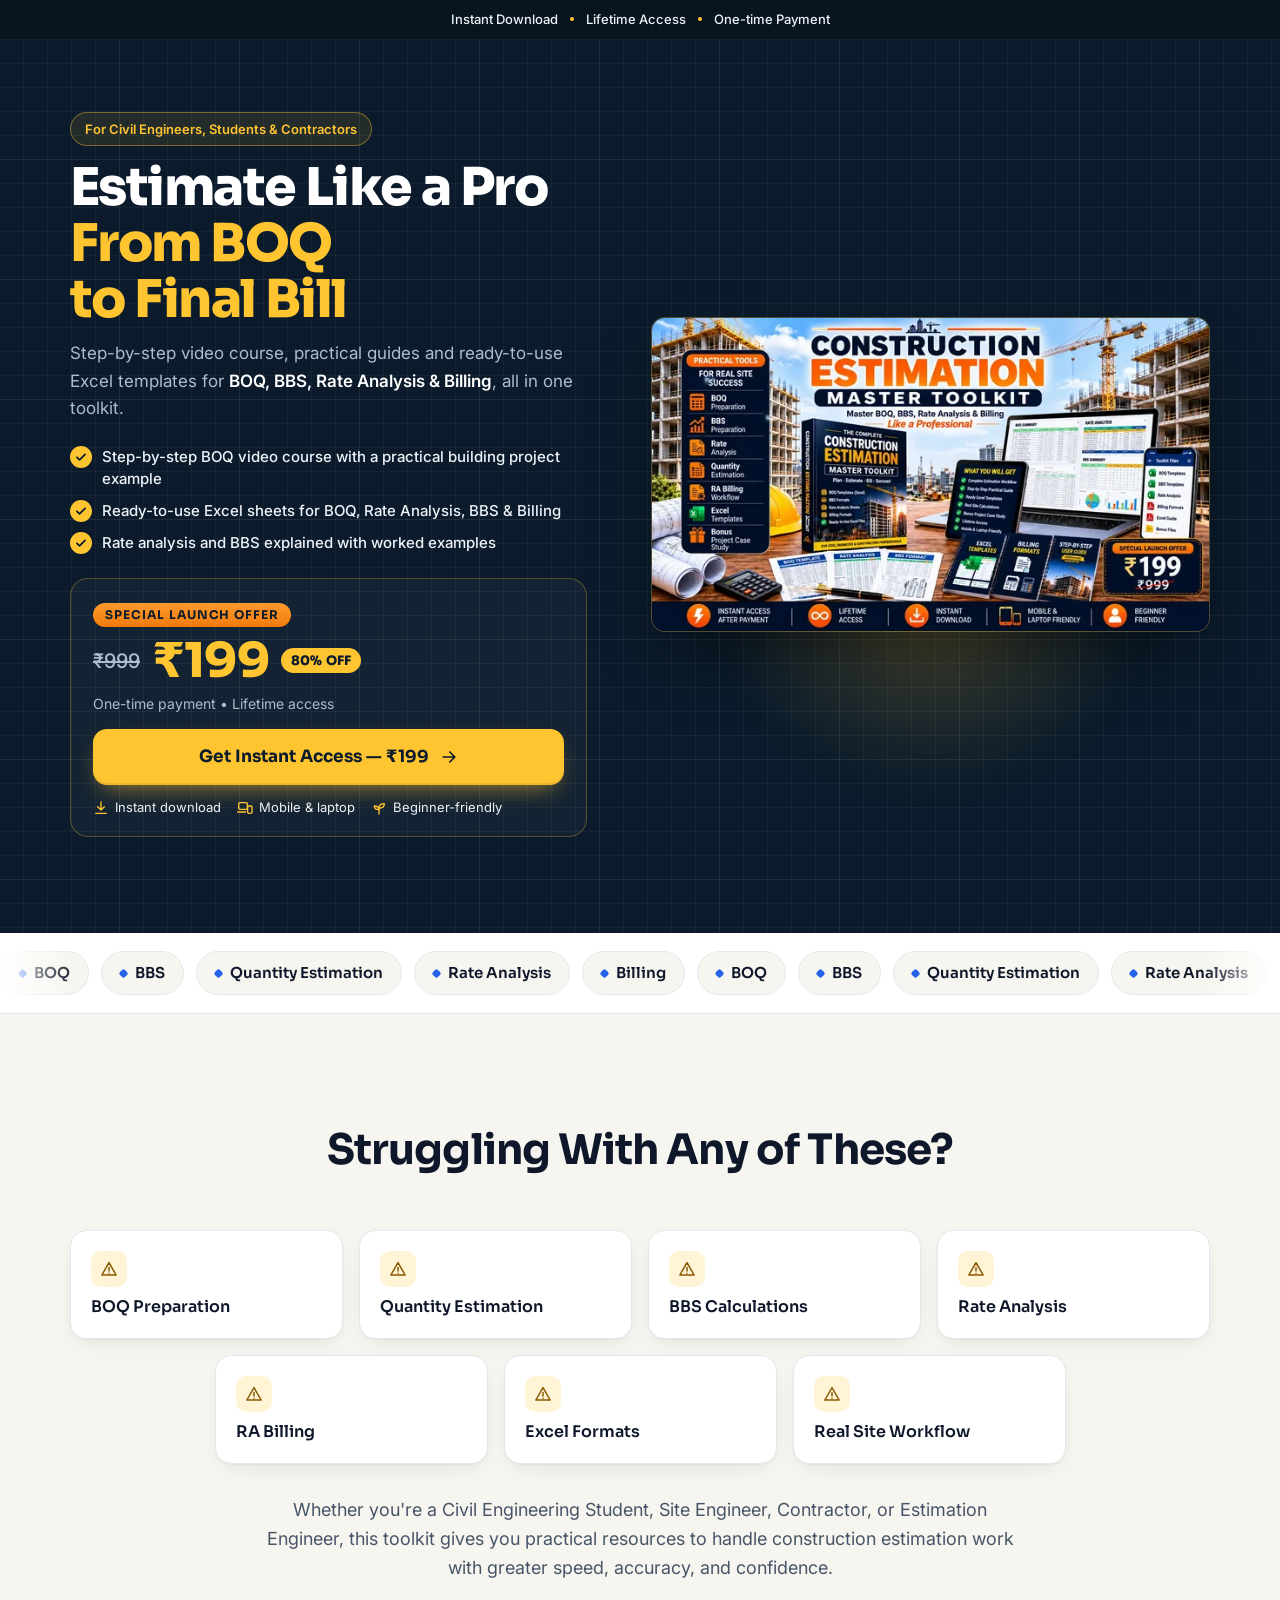
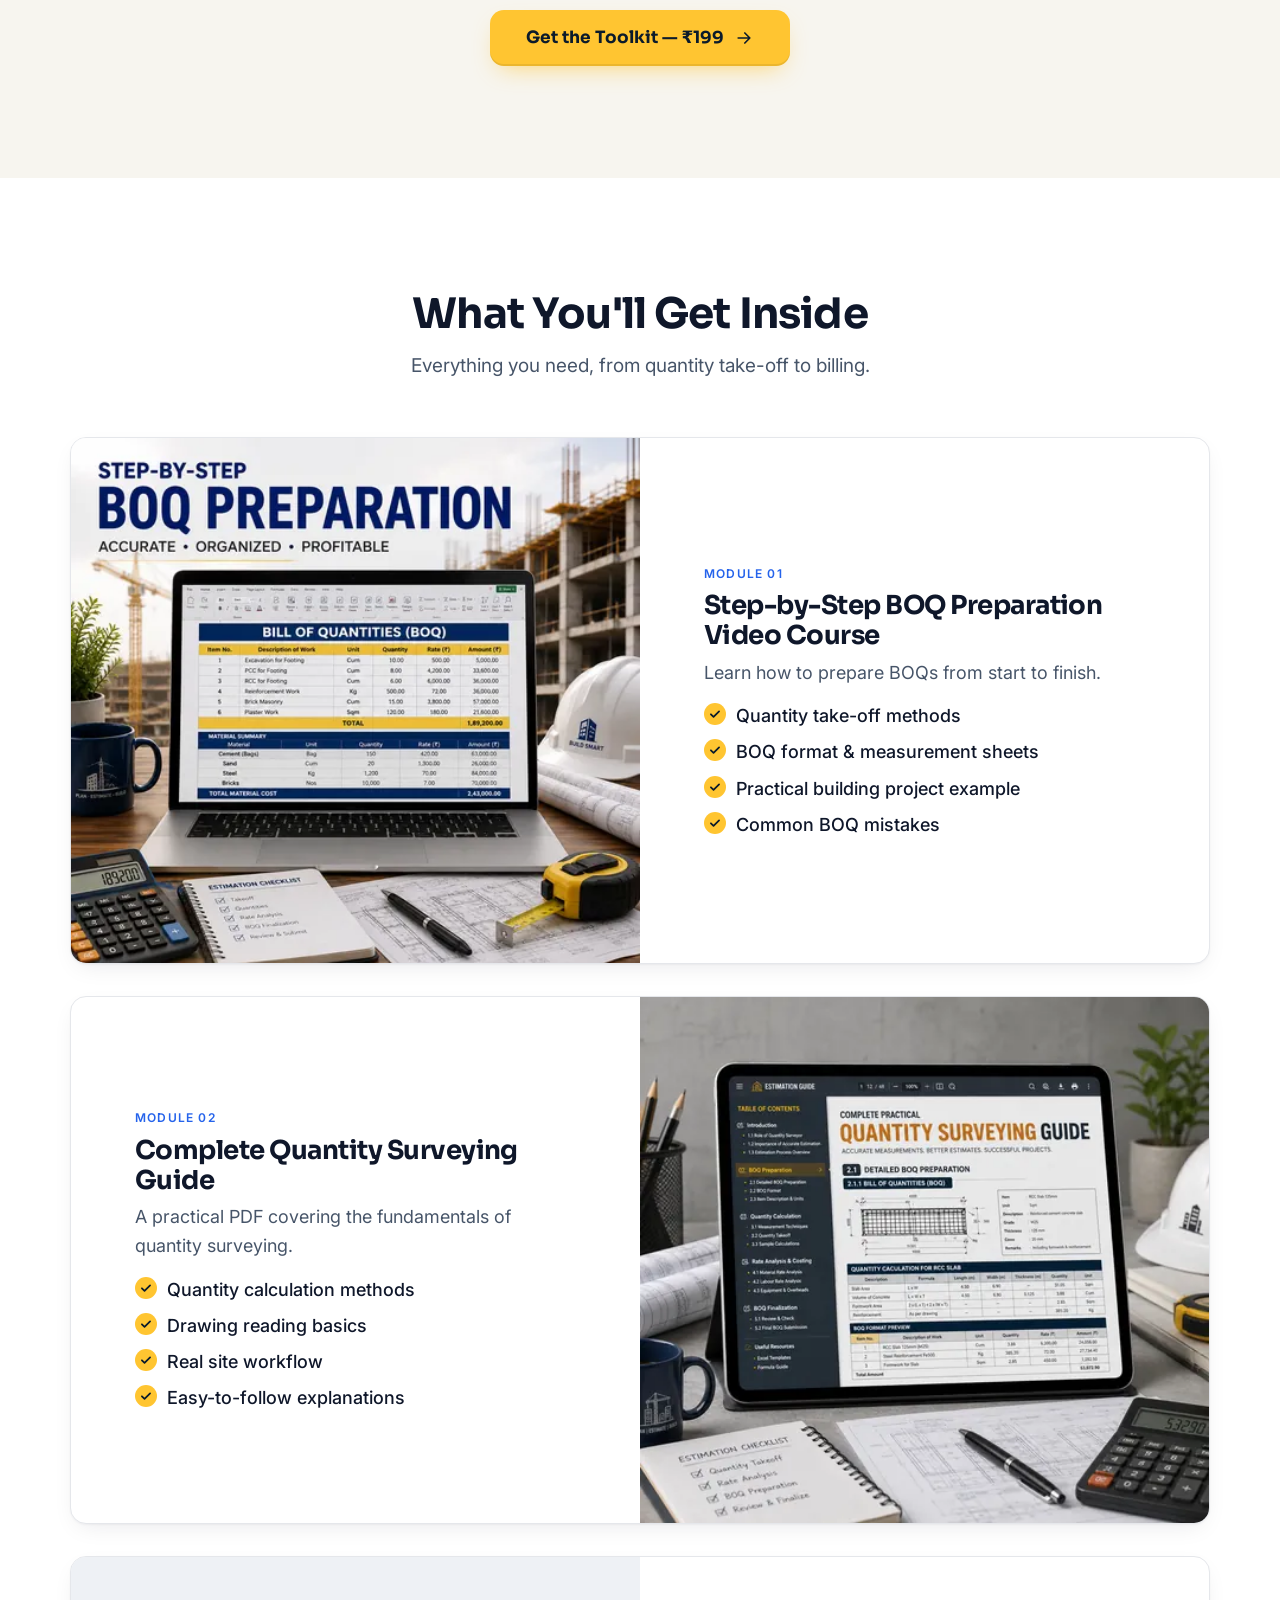
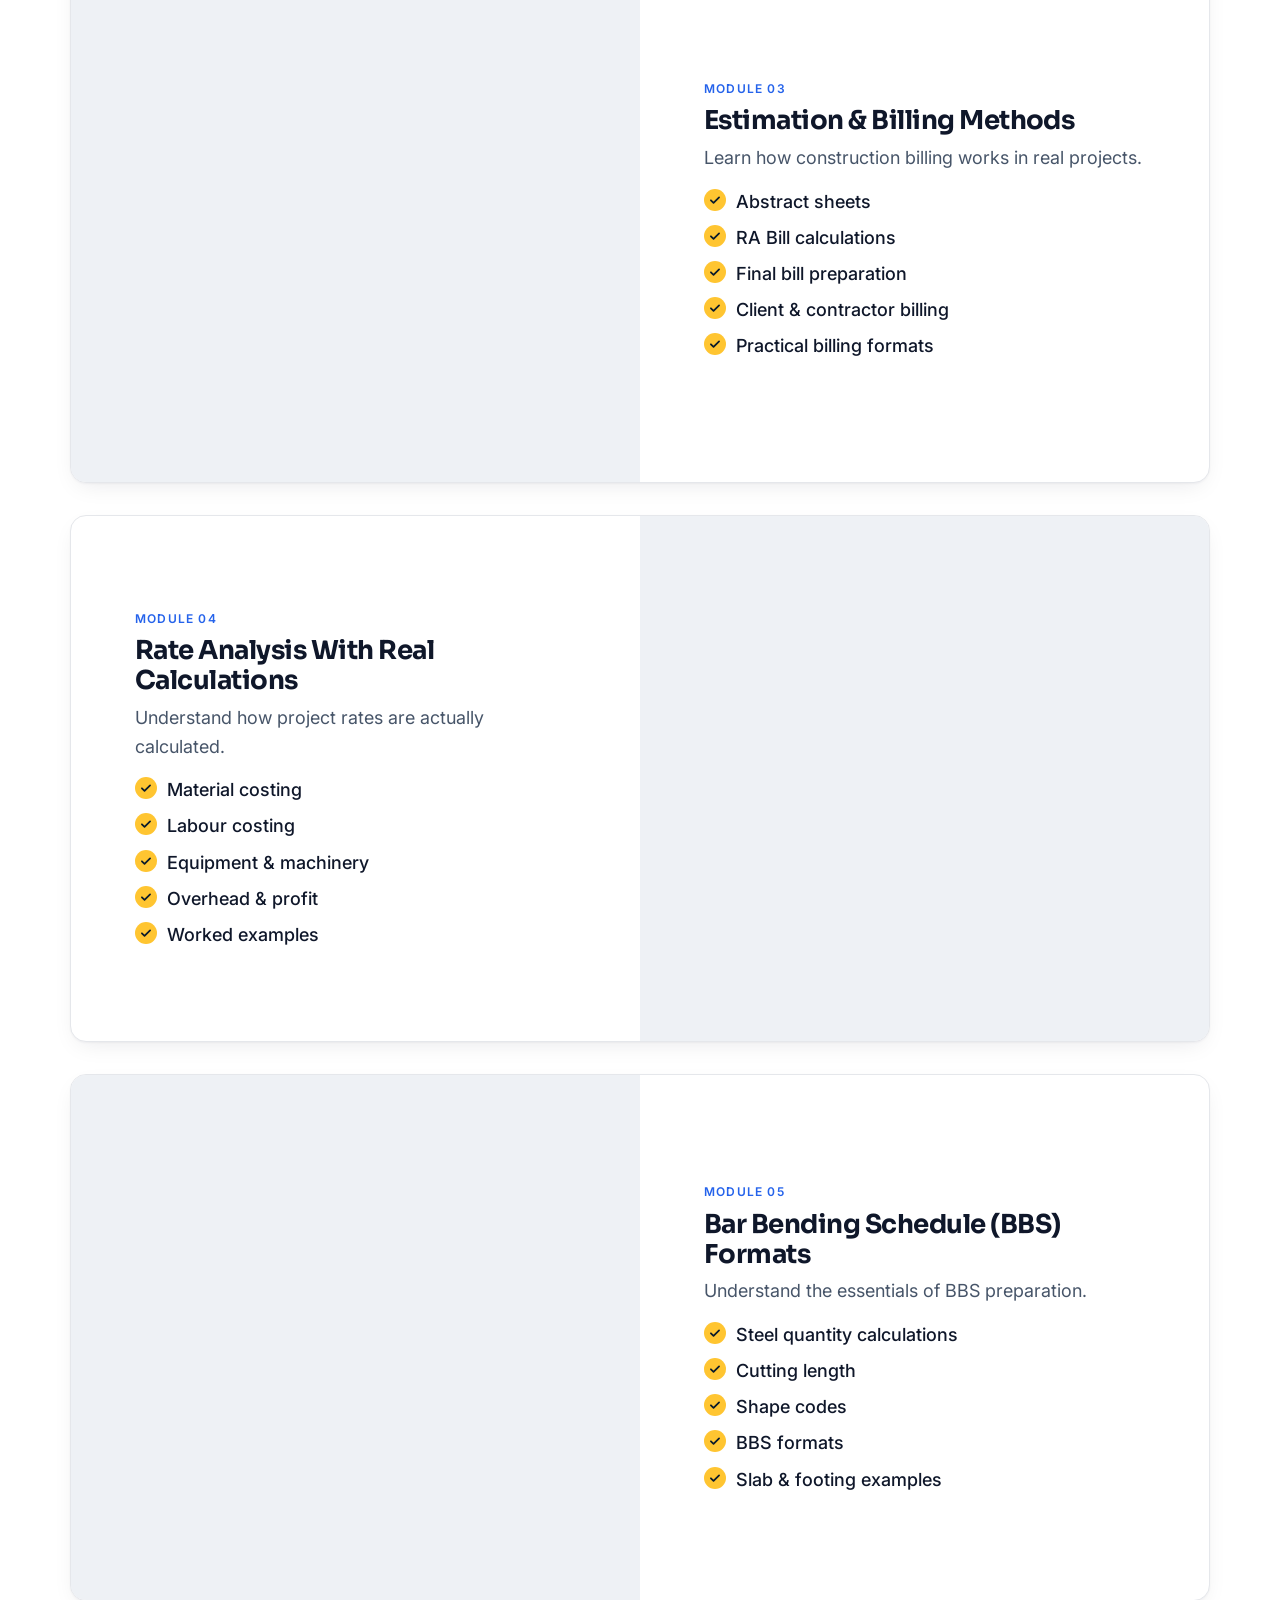
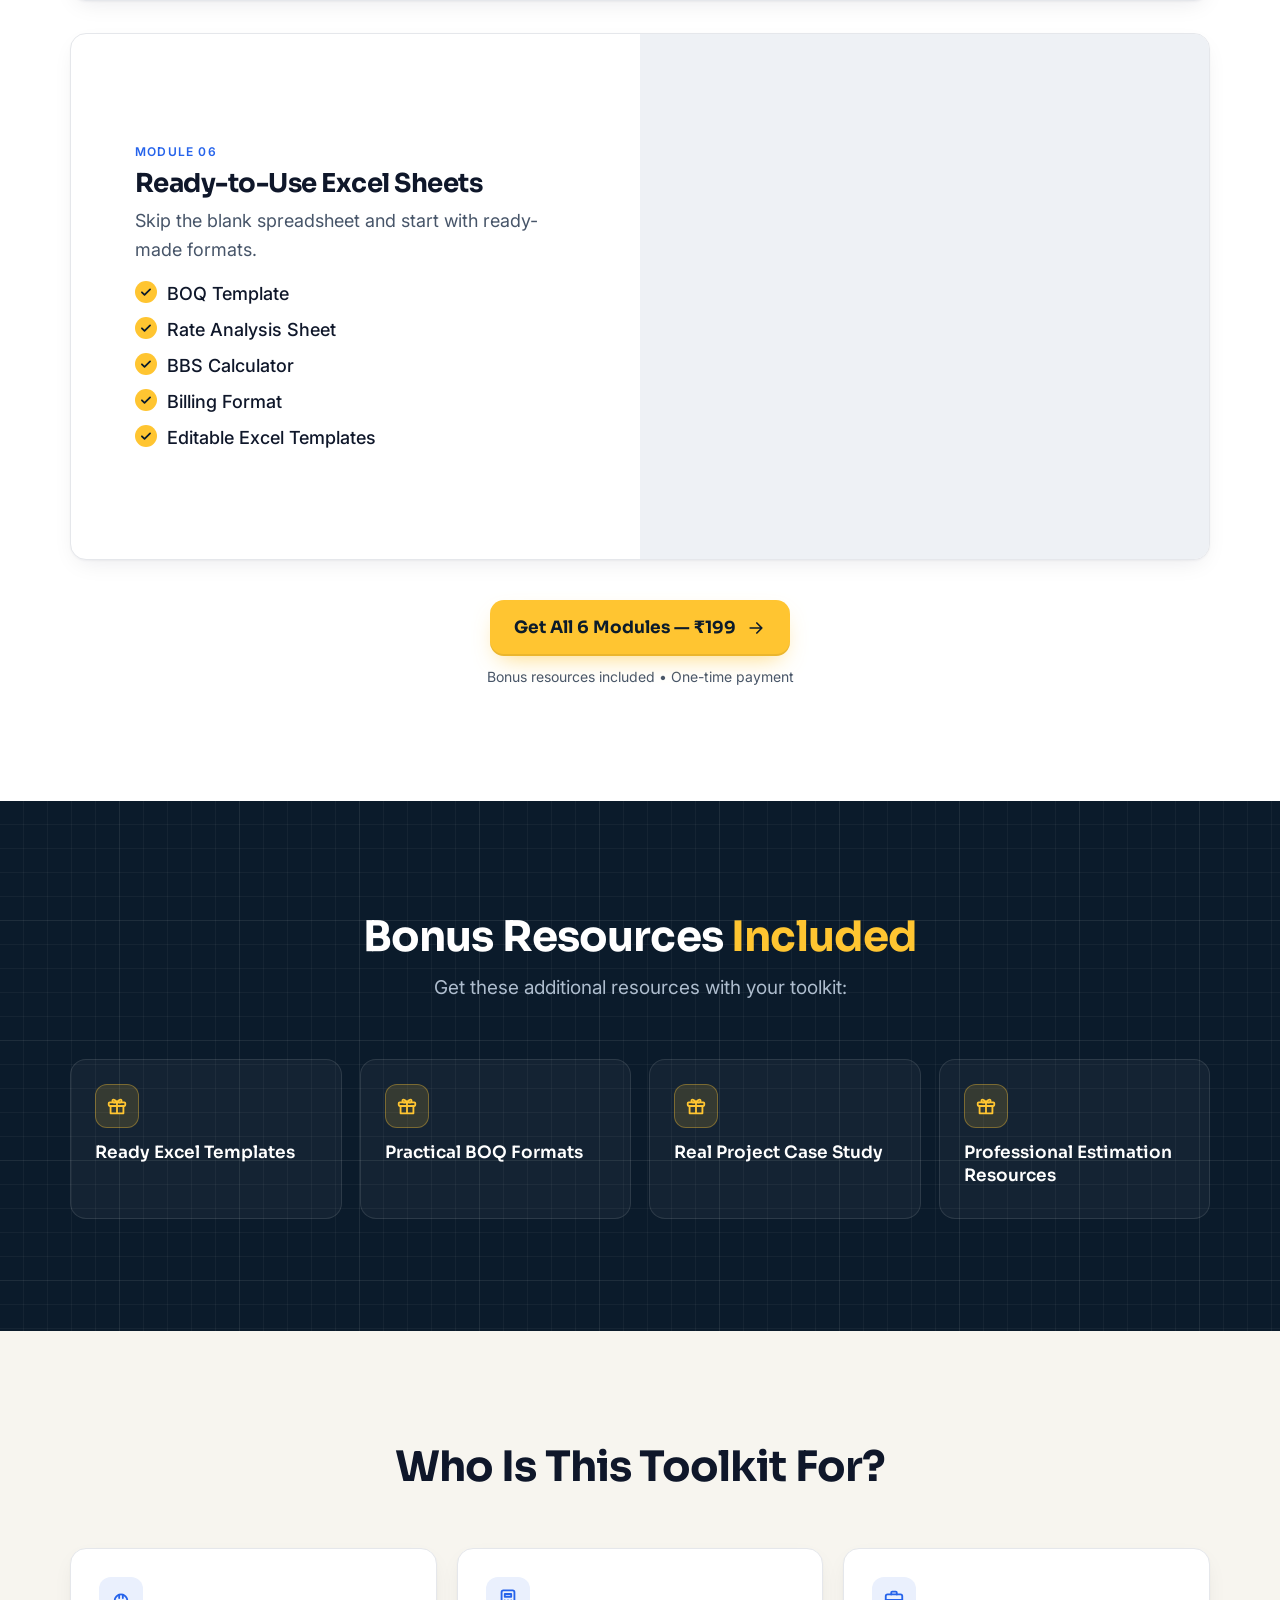
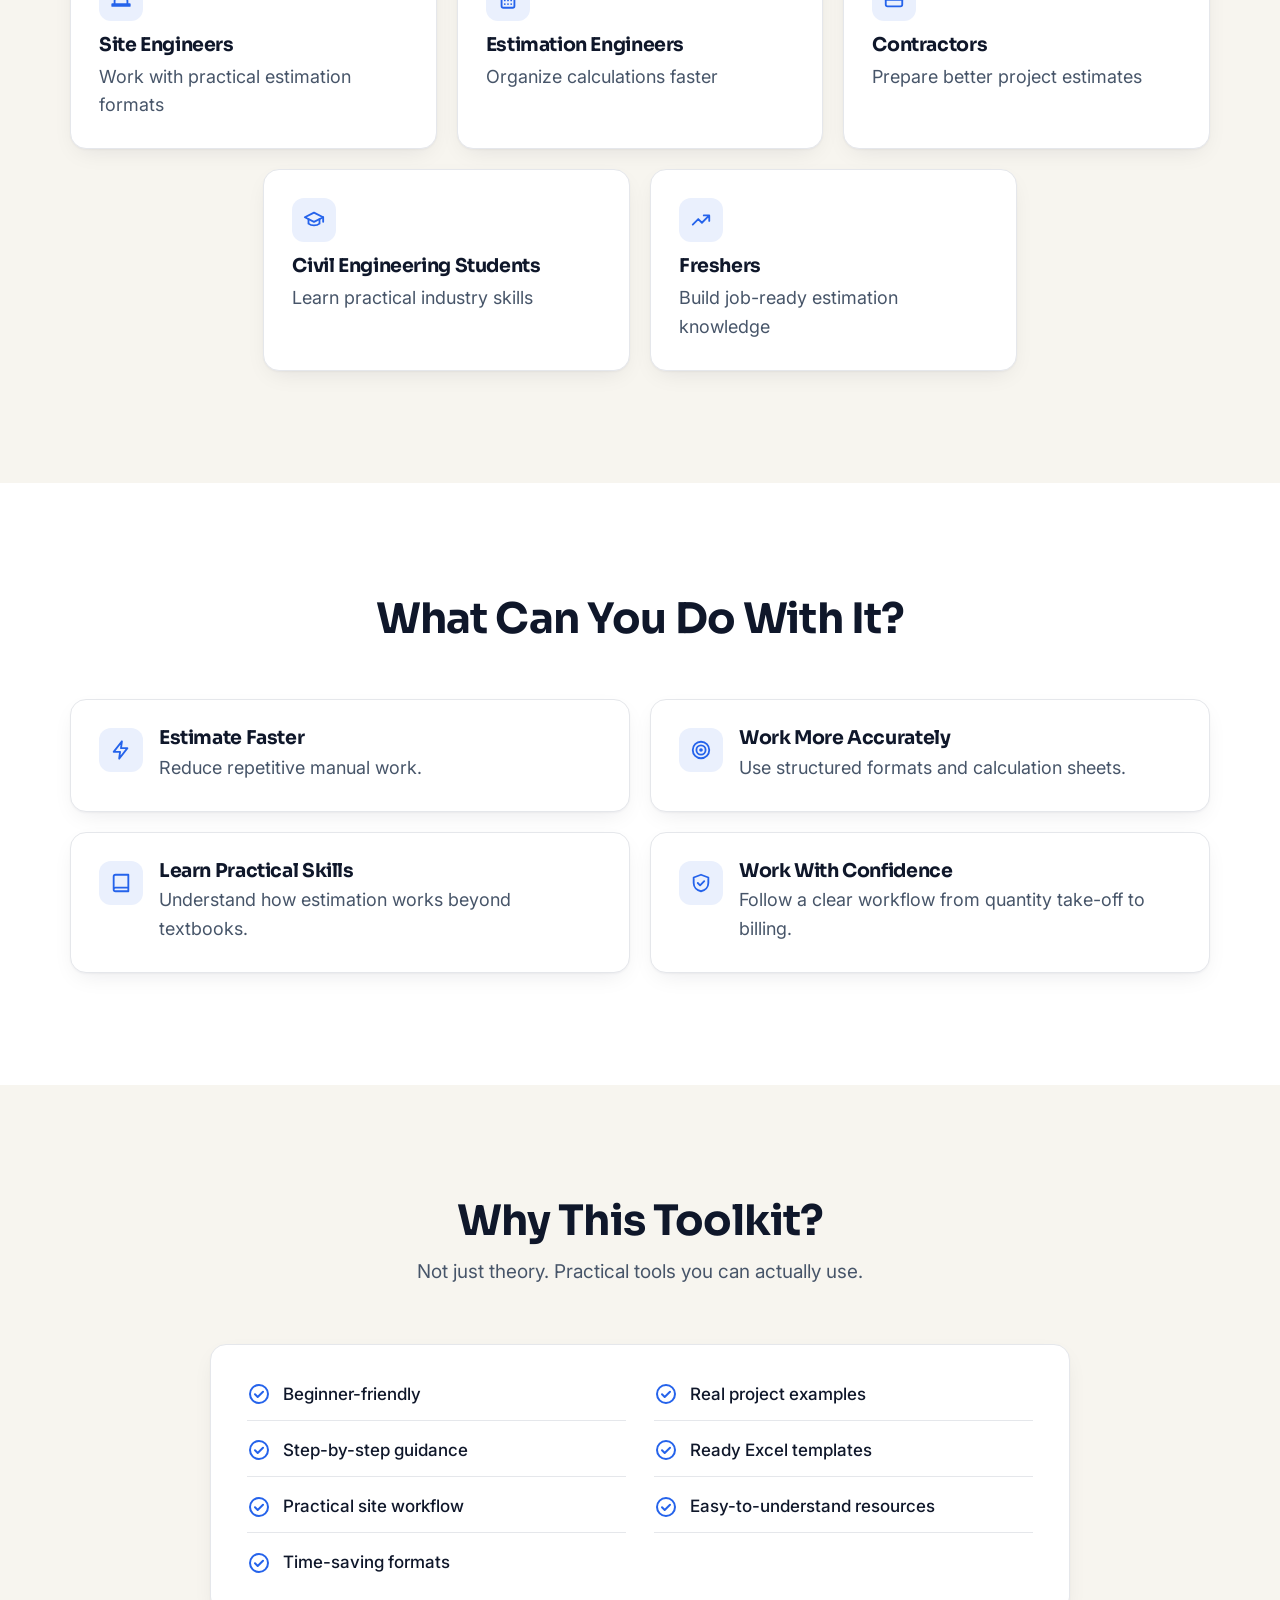
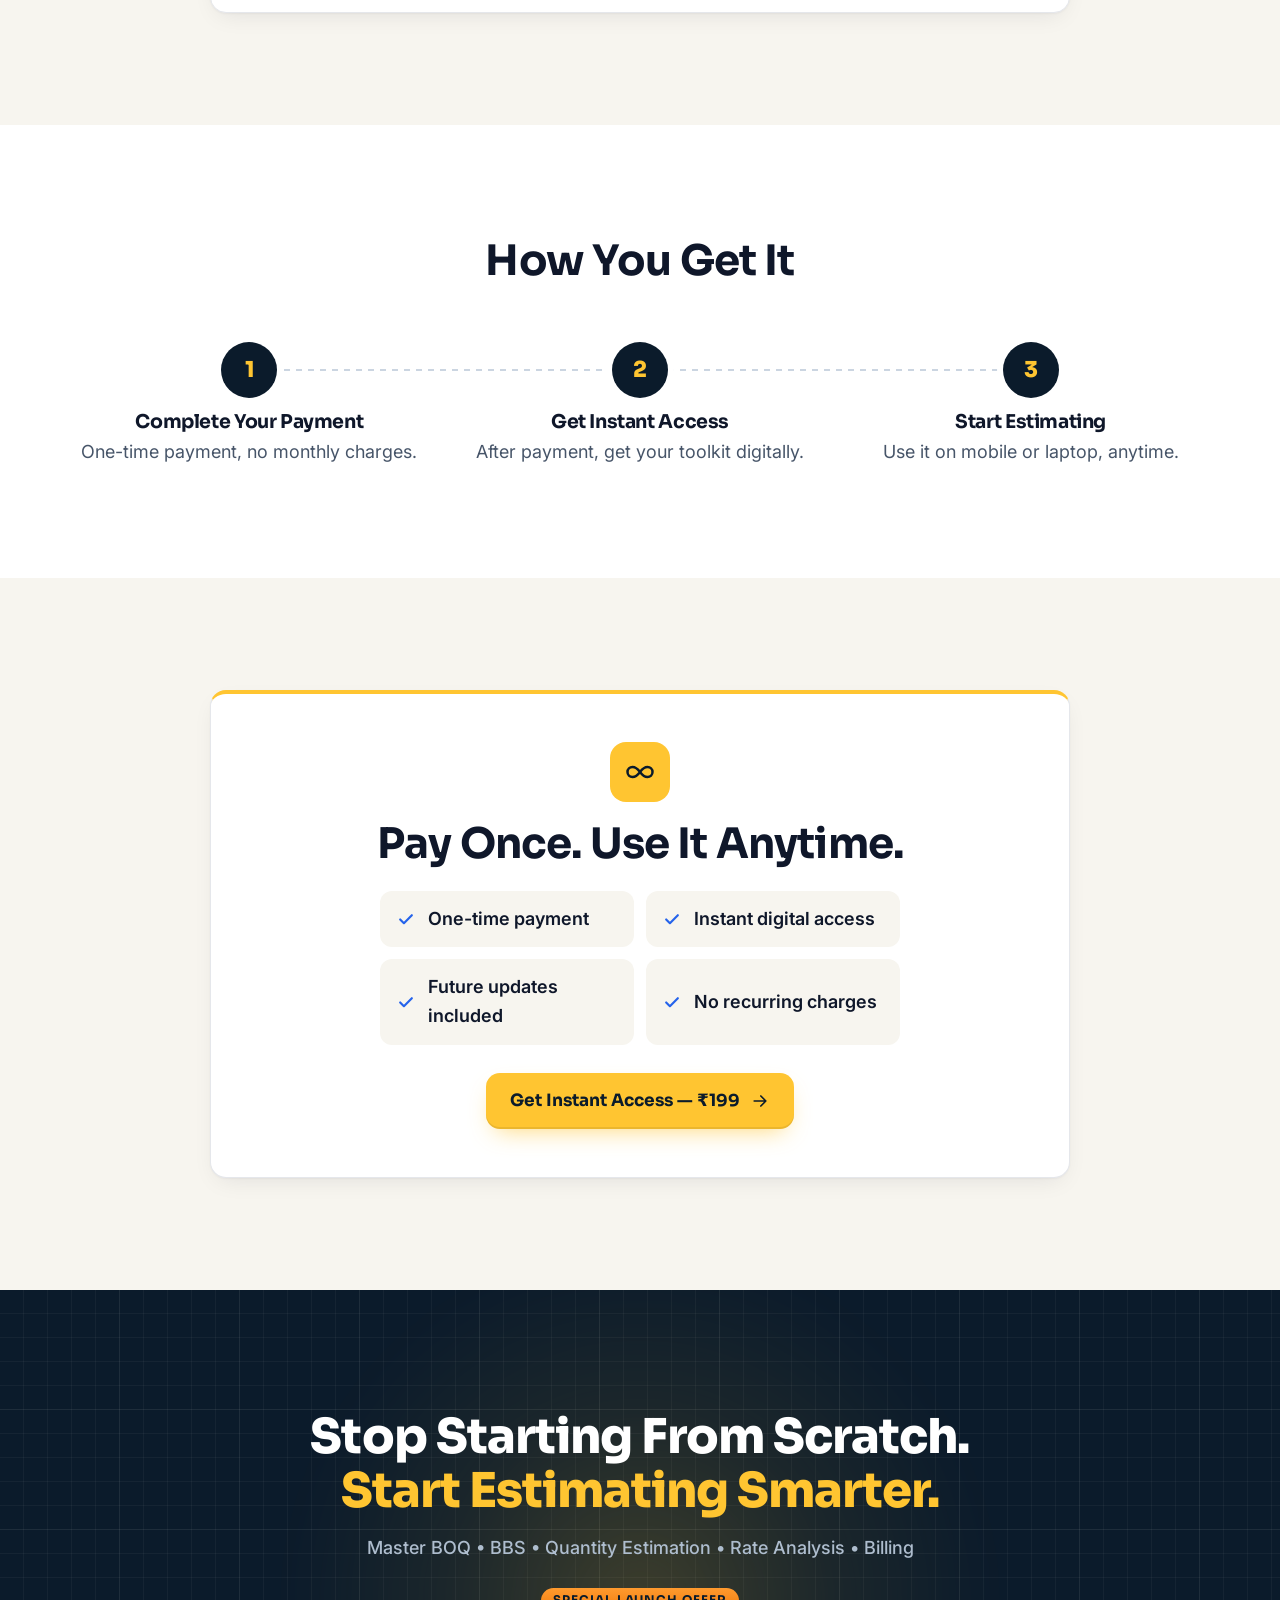
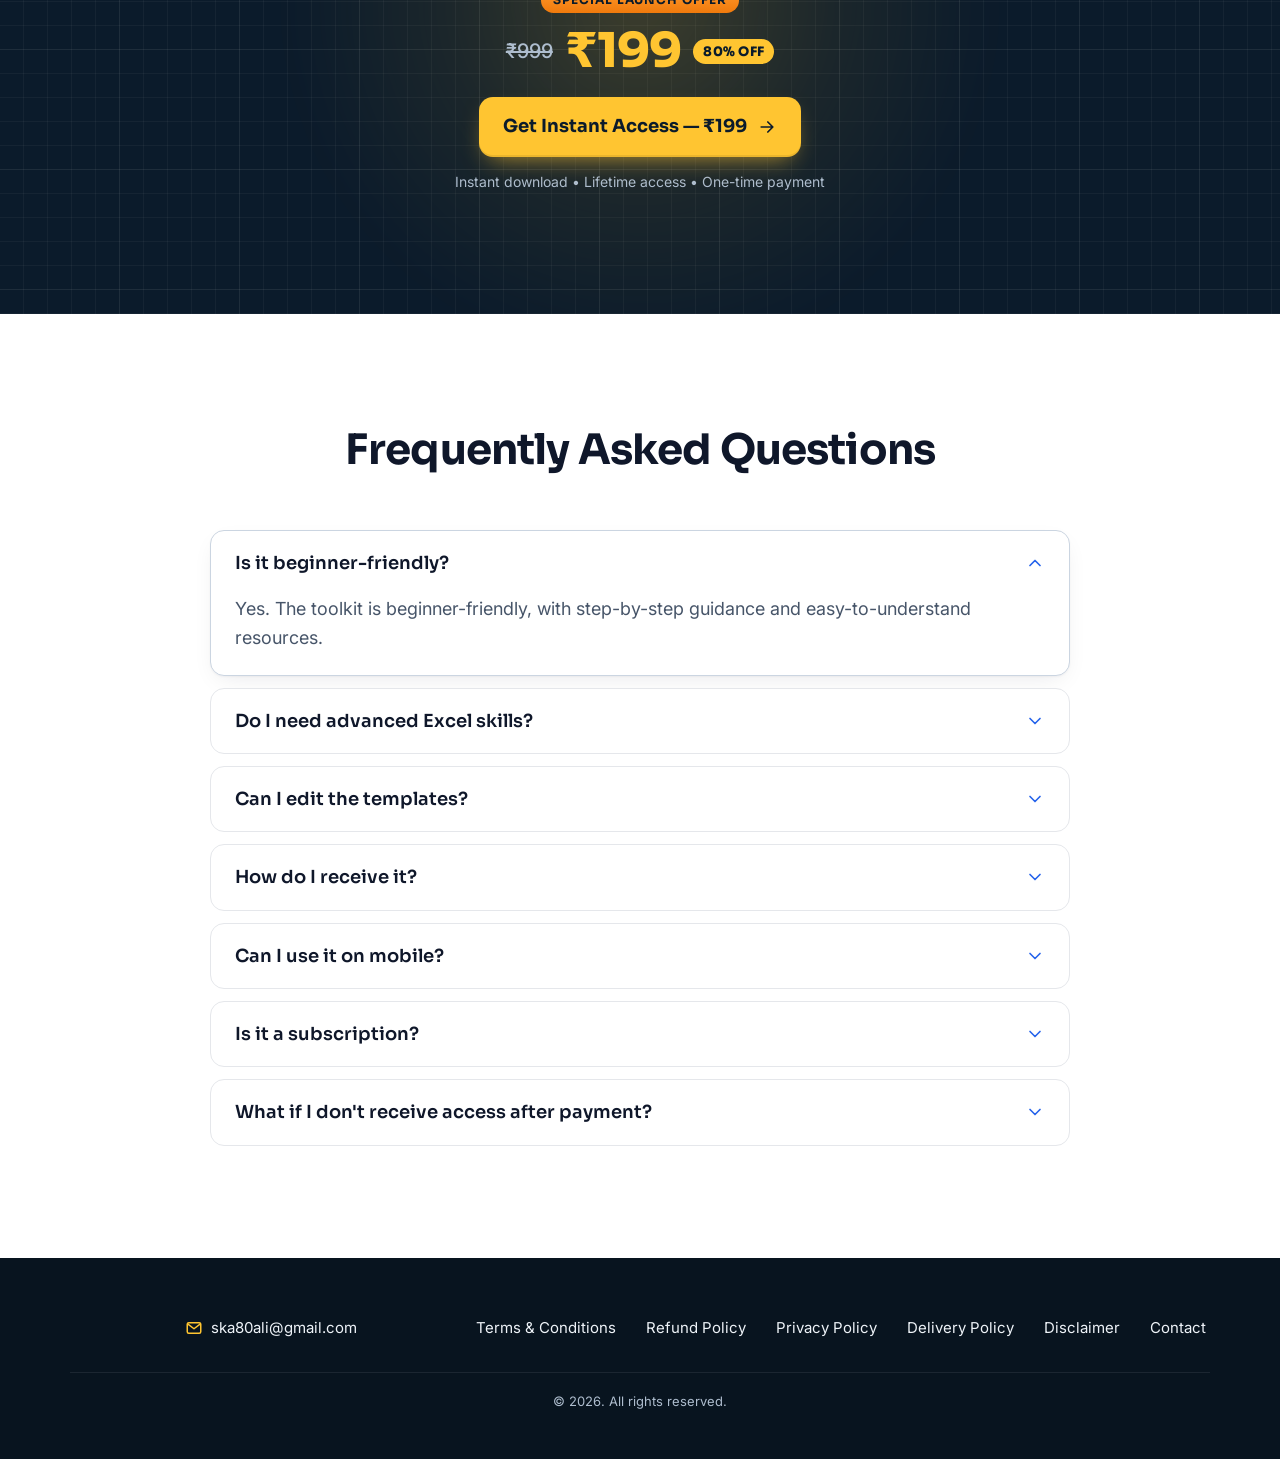
<file: index.html>
<!doctype html>
<html lang="en">
<head>
  <meta charset="utf-8">
  <meta name="viewport" content="width=device-width, initial-scale=1">
  <title>Construction Estimation Master Toolkit | BOQ, BBS, Rate Analysis &amp; Billing</title>
  <meta name="description" content="Estimate like a pro, from BOQ to final bill. Step-by-step video course, practical guides and ready-to-use Excel templates for BOQ, BBS, Rate Analysis &amp; Billing.">
  <meta name="theme-color" content="#0B1B2B">

  <!-- Open Graph / Twitter (image + url are filled from config.js) -->
  <meta property="og:type" content="website">
  <meta property="og:title" content="Construction Estimation Master Toolkit | BOQ, BBS, Rate Analysis &amp; Billing">
  <meta property="og:description" content="Estimate like a pro, from BOQ to final bill. Step-by-step video course, practical guides and ready-to-use Excel templates for BOQ, BBS, Rate Analysis &amp; Billing.">
  <meta property="og:url" content="">
  <meta property="og:image" content="">
  <meta property="og:image:width" content="1200">
  <meta property="og:image:height" content="630">
  <meta name="twitter:card" content="summary_large_image">
  <meta name="twitter:title" content="Construction Estimation Master Toolkit | BOQ, BBS, Rate Analysis &amp; Billing">
  <meta name="twitter:description" content="Estimate like a pro, from BOQ to final bill. Step-by-step video course, practical guides and ready-to-use Excel templates for BOQ, BBS, Rate Analysis &amp; Billing.">
  <meta name="twitter:image" content="">

  <link rel="preconnect" href="https://fonts.googleapis.com">
  <link rel="preconnect" href="https://fonts.gstatic.com" crossorigin>
  <!-- fonts load without blocking the first paint -->
  <link rel="preload" as="style" href="https://fonts.googleapis.com/css2?family=Inter:wght@400;500;600&amp;family=Sora:wght@600;700;800&amp;display=swap">
  <link rel="stylesheet" href="https://fonts.googleapis.com/css2?family=Inter:wght@400;500;600&amp;family=Sora:wght@600;700;800&amp;display=swap" media="print" onload="this.media='all'">
  <noscript><link rel="stylesheet" href="https://fonts.googleapis.com/css2?family=Inter:wght@400;500;600&amp;family=Sora:wght@600;700;800&amp;display=swap"></noscript>
  <link rel="stylesheet" href="styles.css?v=5">

  <script>document.documentElement.classList.add('js');</script>
  <script src="config.js"></script>
  <script>
    /* start downloading the hero image immediately (path comes from config.js) */
    (function (c) {
      var img = c && c.IMAGES && c.IMAGES.HERO_MOCKUP, set = c && c.RESPONSIVE_IMAGES && c.RESPONSIVE_IMAGES.HERO_MOCKUP;
      if (!img || !String(img).trim()) return;
      var l = document.createElement('link');
      l.rel = 'preload'; l.as = 'image'; l.href = img; l.setAttribute('fetchpriority', 'high');
      if (set && set.indexOf(img) !== -1) { l.setAttribute('imagesrcset', set); l.setAttribute('imagesizes', '(min-width: 1024px) 600px, (min-width: 800px) 760px, calc(100vw - 40px)'); }
      document.head.appendChild(l);
    })(window.SITE_CONFIG);
  </script>
  <script src="script.js?v=5" defer></script>
</head>
<body>

<!-- ============ ICON SPRITE (inline SVG) ============ -->
<svg width="0" height="0" style="position:absolute" aria-hidden="true" focusable="false">
  <defs>
    <symbol id="i-arrow" viewBox="0 0 24 24"><path d="M5 12h14M13 6l6 6-6 6"/></symbol>
    <symbol id="i-check" viewBox="0 0 24 24"><path d="M5 12.5l4.5 4.5L19 7.5"/></symbol>
    <symbol id="i-check-circle" viewBox="0 0 24 24"><circle cx="12" cy="12" r="9"/><path d="M8 12.3l2.7 2.7L16 9.7"/></symbol>
    <symbol id="i-warning" viewBox="0 0 24 24"><path d="M12 3.5L2.5 20h19L12 3.5z"/><path d="M12 10v4.5M12 17.5v.01"/></symbol>
    <symbol id="i-download" viewBox="0 0 24 24"><path d="M12 3v12M7 10l5 5 5-5M4 20h16"/></symbol>
    <symbol id="i-infinity" viewBox="0 0 24 24"><path d="M12 12c-2-2.67-4-4-6-4a4 4 0 1 0 0 8c2 0 4-1.33 6-4zm0 0c2 2.67 4 4 6 4a4 4 0 0 0 0-8c-2 0-4 1.33-6 4z"/></symbol>
    <symbol id="i-devices" viewBox="0 0 24 24"><rect x="2.5" y="4" width="13" height="10" rx="1.5"/><path d="M1 18h12"/><rect x="16" y="9" width="6.5" height="11" rx="1.5"/></symbol>
    <symbol id="i-sprout" viewBox="0 0 24 24"><path d="M12 21v-9"/><path d="M12 12c0-4 3-6.5 8-6.5 0 4-3 6.5-8 6.5z"/><path d="M12 14.5c0-3-2.5-5.5-7-5.5 0 3 2.5 5.5 7 5.5z"/></symbol>
    <symbol id="i-gift" viewBox="0 0 24 24"><rect x="3" y="8" width="18" height="4" rx="1"/><path d="M5 12v8h14v-8M12 8v12"/><path d="M12 8C10.5 5 7 4 7 6.5S10 8 12 8zM12 8c1.5-3 5-4 5-1.5S14 8 12 8z"/></symbol>
    <symbol id="i-hardhat" viewBox="0 0 24 24"><path d="M2.5 17.5h19v2h-19z"/><path d="M5 17.5V14a7 7 0 0 1 14 0v3.5"/><path d="M10 7.3V11M14 7.3V11"/></symbol>
    <symbol id="i-calc" viewBox="0 0 24 24"><rect x="5" y="2.5" width="14" height="19" rx="2"/><path d="M8.5 6.5h7v3h-7zM8.5 13.5h.01M12 13.5h.01M15.5 13.5h.01M8.5 17.5h.01M12 17.5h.01M15.5 17.5h.01"/></symbol>
    <symbol id="i-briefcase" viewBox="0 0 24 24"><rect x="3" y="7" width="18" height="13" rx="2"/><path d="M9 7V5a1 1 0 0 1 1-1h4a1 1 0 0 1 1 1v2M3 13h18"/></symbol>
    <symbol id="i-cap" viewBox="0 0 24 24"><path d="M2 9l10-5 10 5-10 5L2 9z"/><path d="M6 11v5c3 2.5 9 2.5 12 0v-5M22 9v5"/></symbol>
    <symbol id="i-trend" viewBox="0 0 24 24"><path d="M3 17l6-6 4 4 8-8M15 7h6v6"/></symbol>
    <symbol id="i-zap" viewBox="0 0 24 24"><path d="M13 2.5L4 14h7l-1 7.5 9-11.5h-7l1-7.5z"/></symbol>
    <symbol id="i-target" viewBox="0 0 24 24"><circle cx="12" cy="12" r="9"/><circle cx="12" cy="12" r="5"/><circle cx="12" cy="12" r="1"/></symbol>
    <symbol id="i-book" viewBox="0 0 24 24"><path d="M4 19V5a2 2 0 0 1 2-2h14v14H6a2 2 0 0 0-2 2zm0 0a2 2 0 0 0 2 2h14v-4"/></symbol>
    <symbol id="i-shield" viewBox="0 0 24 24"><path d="M12 3l8 3v6c0 4.5-3.4 8-8 9-4.6-1-8-4.5-8-9V6l8-3z"/><path d="M8.5 12l2.5 2.5 4.5-4.5"/></symbol>
    <symbol id="i-chevron" viewBox="0 0 24 24"><path d="M6 9l6 6 6-6"/></symbol>
    <symbol id="i-mail" viewBox="0 0 24 24"><rect x="3" y="5" width="18" height="14" rx="2"/><path d="M3.5 6.5l8.5 6.5 8.5-6.5"/></symbol>
    <symbol id="i-phone" viewBox="0 0 24 24"><rect x="6.5" y="2.5" width="11" height="19" rx="2"/><path d="M11 18h2"/></symbol>
  </defs>
</svg>

<a class="skip-link" href="#main">Skip to content</a>

<!-- [A] TOP STRIP -->
<div class="topstrip" role="note">
  <span>Instant Download</span><span class="dot" aria-hidden="true"></span><span>Lifetime Access</span><span class="dot" aria-hidden="true"></span><span>One-time Payment</span>
</div>

<main id="main">

  <!-- [C] HERO -->
  <section class="hero blueprint" aria-labelledby="hero-title">
    <div class="container hero-grid">
      <div class="hero-head">
        <p class="eyebrow">For Civil Engineers, Students &amp; Contractors</p>
        <h1 id="hero-title">Estimate Like a Pro<span class="sr-only"> — </span> <span class="hl">From BOQ to Final Bill</span></h1>
        <p class="hero-sub">Step-by-step video course, practical guides and ready-to-use Excel templates for <strong>BOQ, BBS, Rate Analysis &amp; Billing</strong>, all in one toolkit.</p>
      </div>

      <div class="hero-media">
        <div class="glow" aria-hidden="true"></div>
        <div class="media media--16x9 hero-img" data-slot="HERO_MOCKUP" data-w="1280" data-h="720" data-eager
             data-sizes="(min-width: 1024px) 600px, (min-width: 800px) 760px, calc(100vw - 40px)"
             data-alt="Construction Estimation Master Toolkit: BOQ, BBS, rate analysis and billing resources shown on laptop, tablet and mobile"></div>
      </div>

      <div class="hero-offer">
        <p class="offer-label">Special Launch Offer</p>
        <div class="offer-price">
          <s class="mrp"><span class="sr-only">Regular price </span><span data-mrp></span></s>
          <span class="price"><span class="sr-only">Now </span><span data-price></span></span>
          <span class="save-chip" data-discount></span>
        </div>
        <p class="price-note">One-time payment • Lifetime access</p>
        <a class="btn btn--primary btn--shine js-buy" id="hero-cta" href="#">
          <span>Get Instant Access — <span data-price></span></span>
          <svg class="i" aria-hidden="true"><use href="#i-arrow"/></svg>
        </a>
        <ul class="trust-row" aria-label="Access details">
          <li><svg class="i" aria-hidden="true"><use href="#i-download"/></svg>Instant download</li>
          <li><svg class="i" aria-hidden="true"><use href="#i-devices"/></svg>Mobile &amp; laptop</li>
          <li><svg class="i" aria-hidden="true"><use href="#i-sprout"/></svg>Beginner-friendly</li>
        </ul>
      </div>

      <ul class="hero-points" aria-label="Highlights">
        <li><svg class="i" aria-hidden="true"><use href="#i-check"/></svg>Step-by-step BOQ video course with a practical building project example</li>
        <li><svg class="i" aria-hidden="true"><use href="#i-check"/></svg>Ready-to-use Excel sheets for BOQ, Rate Analysis, BBS &amp; Billing</li>
        <li><svg class="i" aria-hidden="true"><use href="#i-check"/></svg>Rate analysis and BBS explained with worked examples</li>
      </ul>
    </div>
  </section>

  <!-- [D] TOPIC STRIP -->
  <div class="topics-band">
    <div class="topics-marquee">
      <ul class="topics" aria-label="Topics covered">
        <li>BOQ</li>
        <li>BBS</li>
        <li>Quantity Estimation</li>
        <li>Rate Analysis</li>
        <li>Billing</li>
      </ul>
    </div>
  </div>

  <!-- [E] PROBLEM -->
  <section class="section bg-off" aria-labelledby="problem-title">
    <div class="container">
      <h2 id="problem-title" class="section-title reveal">Struggling With Any of These?</h2>
      <ul class="problem-grid">
        <li class="card problem-card reveal"><span class="icon-chip icon-chip--warn"><svg class="i" aria-hidden="true"><use href="#i-warning"/></svg></span>BOQ Preparation</li>
        <li class="card problem-card reveal"><span class="icon-chip icon-chip--warn"><svg class="i" aria-hidden="true"><use href="#i-warning"/></svg></span>Quantity Estimation</li>
        <li class="card problem-card reveal"><span class="icon-chip icon-chip--warn"><svg class="i" aria-hidden="true"><use href="#i-warning"/></svg></span>BBS Calculations</li>
        <li class="card problem-card reveal"><span class="icon-chip icon-chip--warn"><svg class="i" aria-hidden="true"><use href="#i-warning"/></svg></span>Rate Analysis</li>
        <li class="card problem-card reveal"><span class="icon-chip icon-chip--warn"><svg class="i" aria-hidden="true"><use href="#i-warning"/></svg></span>RA Billing</li>
        <li class="card problem-card reveal"><span class="icon-chip icon-chip--warn"><svg class="i" aria-hidden="true"><use href="#i-warning"/></svg></span>Excel Formats</li>
        <li class="card problem-card reveal"><span class="icon-chip icon-chip--warn"><svg class="i" aria-hidden="true"><use href="#i-warning"/></svg></span>Real Site Workflow</li>
      </ul>
      <p class="lead center reveal">Whether you're a Civil Engineering Student, Site Engineer, Contractor, or Estimation Engineer, this toolkit gives you practical resources to handle construction estimation work with greater speed, accuracy, and confidence.</p>
      <div class="cta-wrap reveal">
        <a class="btn btn--primary js-buy" href="#">
          <span>Get the Toolkit — <span data-price></span></span>
          <svg class="i" aria-hidden="true"><use href="#i-arrow"/></svg>
        </a>
      </div>
    </div>
  </section>

  <!-- [F] WHAT'S INSIDE -->
  <section class="section bg-white" id="inside" aria-labelledby="inside-title">
    <div class="container">
      <header class="section-head reveal">
        <h2 id="inside-title" class="section-title">What You'll Get Inside</h2>
        <p class="section-sub">Everything you need, from quantity take-off to billing.</p>
      </header>

      <div class="modules">
        <article class="card module reveal">
          <div class="media media--module module-media" data-slot="BOQ_COURSE" data-w="1200" data-h="1110" data-sizes="(min-width: 900px) 570px, calc(100vw - 40px)" data-alt="Step-by-Step BOQ Preparation Video Course preview"></div>
          <div class="module-body">
            <p class="label">Module 01</p>
            <h3>Step-by-Step BOQ Preparation Video Course</h3>
            <p class="module-desc">Learn how to prepare BOQs from start to finish.</p>
            <ul class="checklist">
              <li><svg class="i" aria-hidden="true"><use href="#i-check"/></svg>Quantity take-off methods</li>
              <li><svg class="i" aria-hidden="true"><use href="#i-check"/></svg>BOQ format &amp; measurement sheets</li>
              <li><svg class="i" aria-hidden="true"><use href="#i-check"/></svg>Practical building project example</li>
              <li><svg class="i" aria-hidden="true"><use href="#i-check"/></svg>Common BOQ mistakes</li>
            </ul>
          </div>
        </article>

        <article class="card module reveal">
          <div class="media media--module module-media" data-slot="QS_GUIDE" data-w="1200" data-h="1110" data-sizes="(min-width: 900px) 570px, calc(100vw - 40px)" data-alt="Complete Quantity Surveying Guide PDF preview"></div>
          <div class="module-body">
            <p class="label">Module 02</p>
            <h3>Complete Quantity Surveying Guide</h3>
            <p class="module-desc">A practical PDF covering the fundamentals of quantity surveying.</p>
            <ul class="checklist">
              <li><svg class="i" aria-hidden="true"><use href="#i-check"/></svg>Quantity calculation methods</li>
              <li><svg class="i" aria-hidden="true"><use href="#i-check"/></svg>Drawing reading basics</li>
              <li><svg class="i" aria-hidden="true"><use href="#i-check"/></svg>Real site workflow</li>
              <li><svg class="i" aria-hidden="true"><use href="#i-check"/></svg>Easy-to-follow explanations</li>
            </ul>
          </div>
        </article>

        <article class="card module reveal">
          <div class="media media--module module-media" data-slot="BILLING" data-w="1200" data-h="1110" data-sizes="(min-width: 900px) 570px, calc(100vw - 40px)" data-alt="Estimation and Billing Methods module preview"></div>
          <div class="module-body">
            <p class="label">Module 03</p>
            <h3>Estimation &amp; Billing Methods</h3>
            <p class="module-desc">Learn how construction billing works in real projects.</p>
            <ul class="checklist">
              <li><svg class="i" aria-hidden="true"><use href="#i-check"/></svg>Abstract sheets</li>
              <li><svg class="i" aria-hidden="true"><use href="#i-check"/></svg>RA Bill calculations</li>
              <li><svg class="i" aria-hidden="true"><use href="#i-check"/></svg>Final bill preparation</li>
              <li><svg class="i" aria-hidden="true"><use href="#i-check"/></svg>Client &amp; contractor billing</li>
              <li><svg class="i" aria-hidden="true"><use href="#i-check"/></svg>Practical billing formats</li>
            </ul>
          </div>
        </article>

        <article class="card module reveal">
          <div class="media media--module module-media" data-slot="RATE_ANALYSIS" data-w="1200" data-h="1110" data-sizes="(min-width: 900px) 570px, calc(100vw - 40px)" data-alt="Rate Analysis With Real Calculations module preview"></div>
          <div class="module-body">
            <p class="label">Module 04</p>
            <h3>Rate Analysis With Real Calculations</h3>
            <p class="module-desc">Understand how project rates are actually calculated.</p>
            <ul class="checklist">
              <li><svg class="i" aria-hidden="true"><use href="#i-check"/></svg>Material costing</li>
              <li><svg class="i" aria-hidden="true"><use href="#i-check"/></svg>Labour costing</li>
              <li><svg class="i" aria-hidden="true"><use href="#i-check"/></svg>Equipment &amp; machinery</li>
              <li><svg class="i" aria-hidden="true"><use href="#i-check"/></svg>Overhead &amp; profit</li>
              <li><svg class="i" aria-hidden="true"><use href="#i-check"/></svg>Worked examples</li>
            </ul>
          </div>
        </article>

        <article class="card module reveal">
          <div class="media media--module module-media" data-slot="BBS" data-w="1200" data-h="1110" data-sizes="(min-width: 900px) 570px, calc(100vw - 40px)" data-alt="Bar Bending Schedule (BBS) formats preview"></div>
          <div class="module-body">
            <p class="label">Module 05</p>
            <h3>Bar Bending Schedule (BBS) Formats</h3>
            <p class="module-desc">Understand the essentials of BBS preparation.</p>
            <ul class="checklist">
              <li><svg class="i" aria-hidden="true"><use href="#i-check"/></svg>Steel quantity calculations</li>
              <li><svg class="i" aria-hidden="true"><use href="#i-check"/></svg>Cutting length</li>
              <li><svg class="i" aria-hidden="true"><use href="#i-check"/></svg>Shape codes</li>
              <li><svg class="i" aria-hidden="true"><use href="#i-check"/></svg>BBS formats</li>
              <li><svg class="i" aria-hidden="true"><use href="#i-check"/></svg>Slab &amp; footing examples</li>
            </ul>
          </div>
        </article>

        <article class="card module reveal">
          <div class="media media--module module-media" data-slot="EXCEL_SHEETS" data-w="1200" data-h="1110" data-sizes="(min-width: 900px) 570px, calc(100vw - 40px)" data-alt="Ready-to-use Excel sheets for BOQ, rate analysis, BBS and billing"></div>
          <div class="module-body">
            <p class="label">Module 06</p>
            <h3>Ready-to-Use Excel Sheets</h3>
            <p class="module-desc">Skip the blank spreadsheet and start with ready-made formats.</p>
            <ul class="checklist">
              <li><svg class="i" aria-hidden="true"><use href="#i-check"/></svg>BOQ Template</li>
              <li><svg class="i" aria-hidden="true"><use href="#i-check"/></svg>Rate Analysis Sheet</li>
              <li><svg class="i" aria-hidden="true"><use href="#i-check"/></svg>BBS Calculator</li>
              <li><svg class="i" aria-hidden="true"><use href="#i-check"/></svg>Billing Format</li>
              <li><svg class="i" aria-hidden="true"><use href="#i-check"/></svg>Editable Excel Templates</li>
            </ul>
          </div>
        </article>
      </div>
      <div class="cta-wrap cta-wrap--stack reveal">
        <a class="btn btn--primary js-buy" href="#">
          <span>Get All 6 Modules — <span data-price></span></span>
          <svg class="i" aria-hidden="true"><use href="#i-arrow"/></svg>
        </a>
        <p class="cta-note">Bonus resources included • One-time payment</p>
      </div>
    </div>
  </section>

  <!-- [G] BONUS -->
  <section class="section bonus blueprint" aria-labelledby="bonus-title">
    <div class="container">
      <header class="section-head reveal">
        <h2 id="bonus-title" class="section-title">Bonus Resources <span class="hl">Included</span></h2>
        <p class="section-sub">Get these additional resources with your toolkit:</p>
      </header>
      <ul class="bonus-grid">
        <li class="bonus-tile reveal"><span class="icon-chip icon-chip--gold"><svg class="i" aria-hidden="true"><use href="#i-gift"/></svg></span>Ready Excel Templates</li>
        <li class="bonus-tile reveal"><span class="icon-chip icon-chip--gold"><svg class="i" aria-hidden="true"><use href="#i-gift"/></svg></span>Practical BOQ Formats</li>
        <li class="bonus-tile reveal"><span class="icon-chip icon-chip--gold"><svg class="i" aria-hidden="true"><use href="#i-gift"/></svg></span>Real Project Case Study</li>
        <li class="bonus-tile reveal"><span class="icon-chip icon-chip--gold"><svg class="i" aria-hidden="true"><use href="#i-gift"/></svg></span>Professional Estimation Resources</li>
      </ul>
    </div>
  </section>

  <!-- [H] WHO IS THIS FOR -->
  <section class="section bg-off" aria-labelledby="who-title">
    <div class="container">
      <h2 id="who-title" class="section-title reveal">Who Is This Toolkit For?</h2>
      <ul class="flex-grid">
        <li class="card feature reveal">
          <span class="icon-chip"><svg class="i" aria-hidden="true"><use href="#i-hardhat"/></svg></span>
          <h3>Site Engineers</h3><p>Work with practical estimation formats</p>
        </li>
        <li class="card feature reveal">
          <span class="icon-chip"><svg class="i" aria-hidden="true"><use href="#i-calc"/></svg></span>
          <h3>Estimation Engineers</h3><p>Organize calculations faster</p>
        </li>
        <li class="card feature reveal">
          <span class="icon-chip"><svg class="i" aria-hidden="true"><use href="#i-briefcase"/></svg></span>
          <h3>Contractors</h3><p>Prepare better project estimates</p>
        </li>
        <li class="card feature reveal">
          <span class="icon-chip"><svg class="i" aria-hidden="true"><use href="#i-cap"/></svg></span>
          <h3>Civil Engineering Students</h3><p>Learn practical industry skills</p>
        </li>
        <li class="card feature reveal">
          <span class="icon-chip"><svg class="i" aria-hidden="true"><use href="#i-trend"/></svg></span>
          <h3>Freshers</h3><p>Build job-ready estimation knowledge</p>
        </li>
      </ul>
    </div>
  </section>

  <!-- [I] WHAT CAN YOU DO -->
  <section class="section bg-white" aria-labelledby="do-title">
    <div class="container">
      <h2 id="do-title" class="section-title reveal">What Can You Do With It?</h2>
      <ul class="grid-2x2">
        <li class="card feature feature--row reveal">
          <span class="icon-chip"><svg class="i" aria-hidden="true"><use href="#i-zap"/></svg></span>
          <div><h3>Estimate Faster</h3><p>Reduce repetitive manual work.</p></div>
        </li>
        <li class="card feature feature--row reveal">
          <span class="icon-chip"><svg class="i" aria-hidden="true"><use href="#i-target"/></svg></span>
          <div><h3>Work More Accurately</h3><p>Use structured formats and calculation sheets.</p></div>
        </li>
        <li class="card feature feature--row reveal">
          <span class="icon-chip"><svg class="i" aria-hidden="true"><use href="#i-book"/></svg></span>
          <div><h3>Learn Practical Skills</h3><p>Understand how estimation works beyond textbooks.</p></div>
        </li>
        <li class="card feature feature--row reveal">
          <span class="icon-chip"><svg class="i" aria-hidden="true"><use href="#i-shield"/></svg></span>
          <div><h3>Work With Confidence</h3><p>Follow a clear workflow from quantity take-off to billing.</p></div>
        </li>
      </ul>
    </div>
  </section>

  <!-- [J] WHY THIS TOOLKIT -->
  <section class="section bg-off" aria-labelledby="why-title">
    <div class="container narrow">
      <header class="section-head reveal">
        <h2 id="why-title" class="section-title">Why This Toolkit?</h2>
        <p class="section-sub">Not just theory. Practical tools you can actually use.</p>
      </header>
      <ul class="why-list card reveal">
        <li><svg class="i" aria-hidden="true"><use href="#i-check-circle"/></svg>Beginner-friendly</li>
        <li><svg class="i" aria-hidden="true"><use href="#i-check-circle"/></svg>Real project examples</li>
        <li><svg class="i" aria-hidden="true"><use href="#i-check-circle"/></svg>Step-by-step guidance</li>
        <li><svg class="i" aria-hidden="true"><use href="#i-check-circle"/></svg>Ready Excel templates</li>
        <li><svg class="i" aria-hidden="true"><use href="#i-check-circle"/></svg>Practical site workflow</li>
        <li><svg class="i" aria-hidden="true"><use href="#i-check-circle"/></svg>Easy-to-understand resources</li>
        <li><svg class="i" aria-hidden="true"><use href="#i-check-circle"/></svg>Time-saving formats</li>
      </ul>
    </div>
  </section>

  <!-- [K] HOW YOU GET IT -->
  <section class="section bg-white" aria-labelledby="how-title">
    <div class="container">
      <h2 id="how-title" class="section-title reveal">How You Get It</h2>
      <ol class="steps">
        <li class="step reveal">
          <span class="step-num" aria-hidden="true">1</span>
          <div><h3>Complete Your Payment</h3><p>One-time payment, no monthly charges.</p></div>
        </li>
        <li class="step reveal">
          <span class="step-num" aria-hidden="true">2</span>
          <div><h3>Get Instant Access</h3><p>After payment, get your toolkit digitally.</p></div>
        </li>
        <li class="step reveal">
          <span class="step-num" aria-hidden="true">3</span>
          <div><h3>Start Estimating</h3><p>Use it on mobile or laptop, anytime.</p></div>
        </li>
      </ol>
    </div>
  </section>

  <!-- [L] LIFETIME ACCESS -->
  <section class="section bg-off" aria-labelledby="lifetime-title">
    <div class="container narrow">
      <div class="lifetime card reveal">
        <span class="icon-chip icon-chip--lg icon-chip--gold-solid"><svg class="i" aria-hidden="true"><use href="#i-infinity"/></svg></span>
        <h2 id="lifetime-title" class="section-title">Pay Once. Use It Anytime.</h2>
        <ul class="lifetime-list">
          <li><svg class="i" aria-hidden="true"><use href="#i-check"/></svg>One-time payment</li>
          <li><svg class="i" aria-hidden="true"><use href="#i-check"/></svg>Instant digital access</li>
          <li><svg class="i" aria-hidden="true"><use href="#i-check"/></svg>Future updates included</li>
          <li><svg class="i" aria-hidden="true"><use href="#i-check"/></svg>No recurring charges</li>
        </ul>
        <a class="btn btn--primary js-buy" href="#">
          <span>Get Instant Access — <span data-price></span></span>
          <svg class="i" aria-hidden="true"><use href="#i-arrow"/></svg>
        </a>
      </div>
    </div>
  </section>

  <!-- [M] FINAL CTA -->
  <section class="final blueprint" id="final-cta" aria-labelledby="final-title">
    <div class="glow glow--center" aria-hidden="true"></div>
    <div class="container narrow final-inner reveal">
      <h2 id="final-title">Stop Starting From Scratch. <span class="hl">Start Estimating Smarter.</span></h2>
      <p class="final-line">Master BOQ • BBS • Quantity Estimation • Rate Analysis • Billing</p>
      <p class="offer-label">Special Launch Offer</p>
      <div class="price-row price-row--center">
        <s class="mrp"><span class="sr-only">Regular price </span><span data-mrp></span></s>
        <span class="price price--xl"><span class="sr-only">Now </span><span data-price></span></span>
        <span class="save-chip" data-discount></span>
      </div>
      <a class="btn btn--primary btn--lg js-buy" href="#">
        <span>Get Instant Access — <span data-price></span></span>
        <svg class="i" aria-hidden="true"><use href="#i-arrow"/></svg>
      </a>
      <p class="final-note">Instant download • Lifetime access • One-time payment</p>
    </div>
  </section>

  <!-- [N] FAQ -->
  <section class="section bg-white" aria-labelledby="faq-title">
    <div class="container narrow">
      <h2 id="faq-title" class="section-title reveal">Frequently Asked Questions</h2>
      <div class="faq reveal">
        <div class="faq-item">
          <h3><button class="faq-q" id="faq-q1" aria-expanded="true" aria-controls="faq-a1">Is it beginner-friendly?<svg class="i" aria-hidden="true"><use href="#i-chevron"/></svg></button></h3>
          <div class="faq-a" id="faq-a1" role="region" aria-labelledby="faq-q1"><div><p>Yes. The toolkit is beginner-friendly, with step-by-step guidance and easy-to-understand resources.</p></div></div>
        </div>
        <div class="faq-item">
          <h3><button class="faq-q" id="faq-q2" aria-expanded="false" aria-controls="faq-a2">Do I need advanced Excel skills?<svg class="i" aria-hidden="true"><use href="#i-chevron"/></svg></button></h3>
          <div class="faq-a" id="faq-a2" role="region" aria-labelledby="faq-q2"><div><p>The toolkit is beginner-friendly and comes with ready-to-use Excel templates, so you don't start from a blank sheet.</p></div></div>
        </div>
        <div class="faq-item">
          <h3><button class="faq-q" id="faq-q3" aria-expanded="false" aria-controls="faq-a3">Can I edit the templates?<svg class="i" aria-hidden="true"><use href="#i-chevron"/></svg></button></h3>
          <div class="faq-a" id="faq-a3" role="region" aria-labelledby="faq-q3"><div><p>Yes. The Excel templates are editable.</p></div></div>
        </div>
        <div class="faq-item">
          <h3><button class="faq-q" id="faq-q4" aria-expanded="false" aria-controls="faq-a4">How do I receive it?<svg class="i" aria-hidden="true"><use href="#i-chevron"/></svg></button></h3>
          <div class="faq-a" id="faq-a4" role="region" aria-labelledby="faq-q4"><div><p>After payment, you get instant digital access to the toolkit.</p></div></div>
        </div>
        <div class="faq-item">
          <h3><button class="faq-q" id="faq-q6" aria-expanded="false" aria-controls="faq-a6">Can I use it on mobile?<svg class="i" aria-hidden="true"><use href="#i-chevron"/></svg></button></h3>
          <div class="faq-a" id="faq-a6" role="region" aria-labelledby="faq-q6"><div><p>Yes. You can use the toolkit on mobile or laptop, anytime.</p></div></div>
        </div>
        <div class="faq-item">
          <h3><button class="faq-q" id="faq-q5" aria-expanded="false" aria-controls="faq-a5">Is it a subscription?<svg class="i" aria-hidden="true"><use href="#i-chevron"/></svg></button></h3>
          <div class="faq-a" id="faq-a5" role="region" aria-labelledby="faq-q5"><div><p>No. It is a one-time payment with lifetime access and no monthly charges.</p></div></div>
        </div>
        <div class="faq-item" data-requires="CONTACT_EMAIL">
          <h3><button class="faq-q" id="faq-q7" aria-expanded="false" aria-controls="faq-a7">What if I don't receive access after payment?<svg class="i" aria-hidden="true"><use href="#i-chevron"/></svg></button></h3>
          <div class="faq-a" id="faq-a7" role="region" aria-labelledby="faq-q7"><div><p>First check your spam folder. If you still can't find it, email us at <a data-mailto="CONTACT_EMAIL" href="#"><span data-config="CONTACT_EMAIL"></span></a> with your payment details and we'll help you get access.</p></div></div>
        </div>
      </div>
    </div>
  </section>
</main>

<!-- [O] FOOTER -->
<footer class="site-footer">
  <div class="container footer-inner">
    <div class="footer-brand">
      <span class="brand-logo media media--logo" data-slot="LOGO" data-alt="Logo" data-optional></span>
      <span class="brand-name" data-config="BRAND_NAME" data-requires="BRAND_NAME"></span>
    </div>
    <ul class="footer-contact" data-requires-any="CONTACT_EMAIL CONTACT_PHONE">
      <li data-requires="CONTACT_EMAIL"><a data-mailto="CONTACT_EMAIL" href="#"><svg class="i" aria-hidden="true"><use href="#i-mail"/></svg><span data-config="CONTACT_EMAIL"></span></a></li>
      <li data-requires="CONTACT_PHONE"><a data-tel="CONTACT_PHONE" href="#"><svg class="i" aria-hidden="true"><use href="#i-phone"/></svg><span data-config="CONTACT_PHONE"></span></a></li>
    </ul>
    <nav aria-label="Policies" data-requires-any="TERMS_LINK REFUND_LINK PRIVACY_LINK DELIVERY_LINK DISCLAIMER_LINK CONTACT_LINK">
      <ul class="footer-links">
        <li data-requires="TERMS_LINK"><a data-link="TERMS_LINK" href="#">Terms &amp; Conditions</a></li>
        <li data-requires="REFUND_LINK"><a data-link="REFUND_LINK" href="#">Refund Policy</a></li>
        <li data-requires="PRIVACY_LINK"><a data-link="PRIVACY_LINK" href="#">Privacy Policy</a></li>
        <li data-requires="DELIVERY_LINK"><a data-link="DELIVERY_LINK" href="#">Delivery Policy</a></li>
        <li data-requires="DISCLAIMER_LINK"><a data-link="DISCLAIMER_LINK" href="#">Disclaimer</a></li>
        <li data-requires="CONTACT_LINK"><a data-link="CONTACT_LINK" href="#">Contact</a></li>
      </ul>
    </nav>
    <p class="copyright">© <span data-year></span><span data-requires="BRAND_NAME"> <span data-config="BRAND_NAME"></span></span>. All rights reserved.</p>
  </div>
</footer>

<!-- MOBILE STICKY BUY BAR -->
<div class="sticky-bar" id="sticky-bar" aria-hidden="true" inert>
  <div class="sticky-info">
    <span class="sticky-name">Estimation Toolkit</span>
    <span class="sticky-price"><span data-price></span> <s class="mrp mrp--sm"><span class="sr-only">Regular price </span><span data-mrp></span></s></span>
  </div>
  <a class="btn btn--primary btn--sticky js-buy" href="#">
    <span>Buy Now</span>
    <svg class="i" aria-hidden="true"><use href="#i-arrow"/></svg>
  </a>
</div>

</body>
</html>
</file>
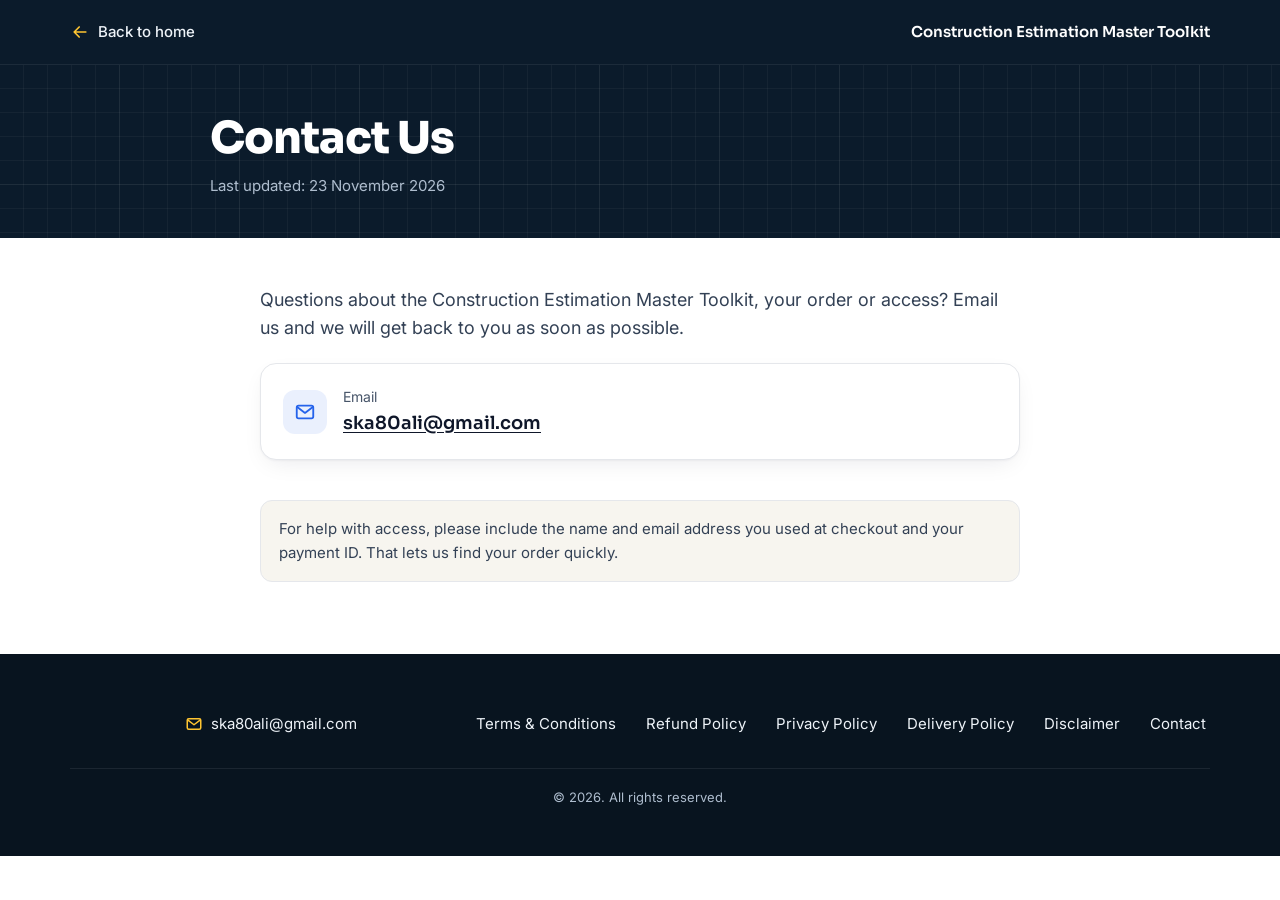
<file: contact.html>
<!doctype html>
<html lang="en">
<head>
  <meta charset="utf-8">
  <meta name="viewport" content="width=device-width, initial-scale=1">
  <title>Contact Us | Construction Estimation Master Toolkit</title>
  <meta name="description" content="Contact us about the Construction Estimation Master Toolkit by email.">
  <meta name="theme-color" content="#0B1B2B">
  <meta name="robots" content="index, follow">
  <link rel="preconnect" href="https://fonts.googleapis.com">
  <link rel="preconnect" href="https://fonts.gstatic.com" crossorigin>
  <link rel="stylesheet" href="https://fonts.googleapis.com/css2?family=Inter:wght@400;500;600&amp;family=Sora:wght@600;700;800&amp;display=swap">
  <link rel="stylesheet" href="styles.css?v=5">
  <script>document.documentElement.classList.add('js');</script>
  <script src="config.js"></script>
  <script src="script.js?v=5" defer></script>
</head>
<body class="legal-page">
<svg width="0" height="0" style="position:absolute" aria-hidden="true" focusable="false">
  <defs>
    <symbol id="i-arrow" viewBox="0 0 24 24"><path d="M5 12h14M13 6l6 6-6 6"/></symbol>
    <symbol id="i-mail" viewBox="0 0 24 24"><rect x="3" y="5" width="18" height="14" rx="2"/><path d="M3.5 6.5l8.5 6.5 8.5-6.5"/></symbol>
    <symbol id="i-phone" viewBox="0 0 24 24"><rect x="6.5" y="2.5" width="11" height="19" rx="2"/><path d="M11 18h2"/></symbol>
  </defs>
</svg>
<a class="skip-link" href="#main">Skip to content</a>

<header class="legal-top">
  <div class="container">
    <a class="back-link" href="/"><svg class="i" aria-hidden="true"><use href="#i-arrow"/></svg>Back to home</a>
    <span class="legal-product">Construction Estimation Master Toolkit</span>
  </div>
</header>

<main id="main">
  <section class="legal-hero blueprint">
    <div class="container narrow">
      <h1>Contact Us</h1>
      <p>Last updated: 23 November 2026</p>
    </div>
  </section>
  <article class="legal-body">
    <div class="container">
      <p>Questions about the Construction Estimation Master Toolkit, your order or access? Email us and we will get back to you as soon as possible.</p>
      <div class="card contact-card" data-requires="CONTACT_EMAIL">
        <span class="icon-chip"><svg class="i" aria-hidden="true"><use href="#i-mail"/></svg></span>
        <div>
          <p style="margin:0;font-size:.875rem;color:var(--muted)">Email</p>
          <a data-mailto="CONTACT_EMAIL" href="#"><span data-config="CONTACT_EMAIL"></span></a>
        </div>
      </div>
      <p class="legal-note">For help with access, please include the name and email address you used at checkout and your payment ID. That lets us find your order quickly.</p>
    </div>
  </article>
</main>

<footer class="site-footer">
  <div class="container footer-inner">
    <div class="footer-brand">
      <span class="brand-logo media media--logo" data-slot="LOGO" data-alt="Logo" data-optional></span>
      <span class="brand-name" data-config="BRAND_NAME" data-requires="BRAND_NAME"></span>
    </div>
    <ul class="footer-contact" data-requires-any="CONTACT_EMAIL CONTACT_PHONE">
      <li data-requires="CONTACT_EMAIL"><a data-mailto="CONTACT_EMAIL" href="#"><svg class="i" aria-hidden="true"><use href="#i-mail"/></svg><span data-config="CONTACT_EMAIL"></span></a></li>
      <li data-requires="CONTACT_PHONE"><a data-tel="CONTACT_PHONE" href="#"><svg class="i" aria-hidden="true"><use href="#i-phone"/></svg><span data-config="CONTACT_PHONE"></span></a></li>
    </ul>
    <nav aria-label="Policies" data-requires-any="TERMS_LINK REFUND_LINK PRIVACY_LINK DELIVERY_LINK DISCLAIMER_LINK CONTACT_LINK">
      <ul class="footer-links">
        <li data-requires="TERMS_LINK"><a data-link="TERMS_LINK" href="#">Terms &amp; Conditions</a></li>
        <li data-requires="REFUND_LINK"><a data-link="REFUND_LINK" href="#">Refund Policy</a></li>
        <li data-requires="PRIVACY_LINK"><a data-link="PRIVACY_LINK" href="#">Privacy Policy</a></li>
        <li data-requires="DELIVERY_LINK"><a data-link="DELIVERY_LINK" href="#">Delivery Policy</a></li>
        <li data-requires="DISCLAIMER_LINK"><a data-link="DISCLAIMER_LINK" href="#">Disclaimer</a></li>
        <li data-requires="CONTACT_LINK"><a data-link="CONTACT_LINK" href="#">Contact</a></li>
      </ul>
    </nav>
    <p class="copyright">© <span data-year></span><span data-requires="BRAND_NAME"> <span data-config="BRAND_NAME"></span></span>. All rights reserved.</p>
  </div>
</footer>
</body>
</html>
</file>
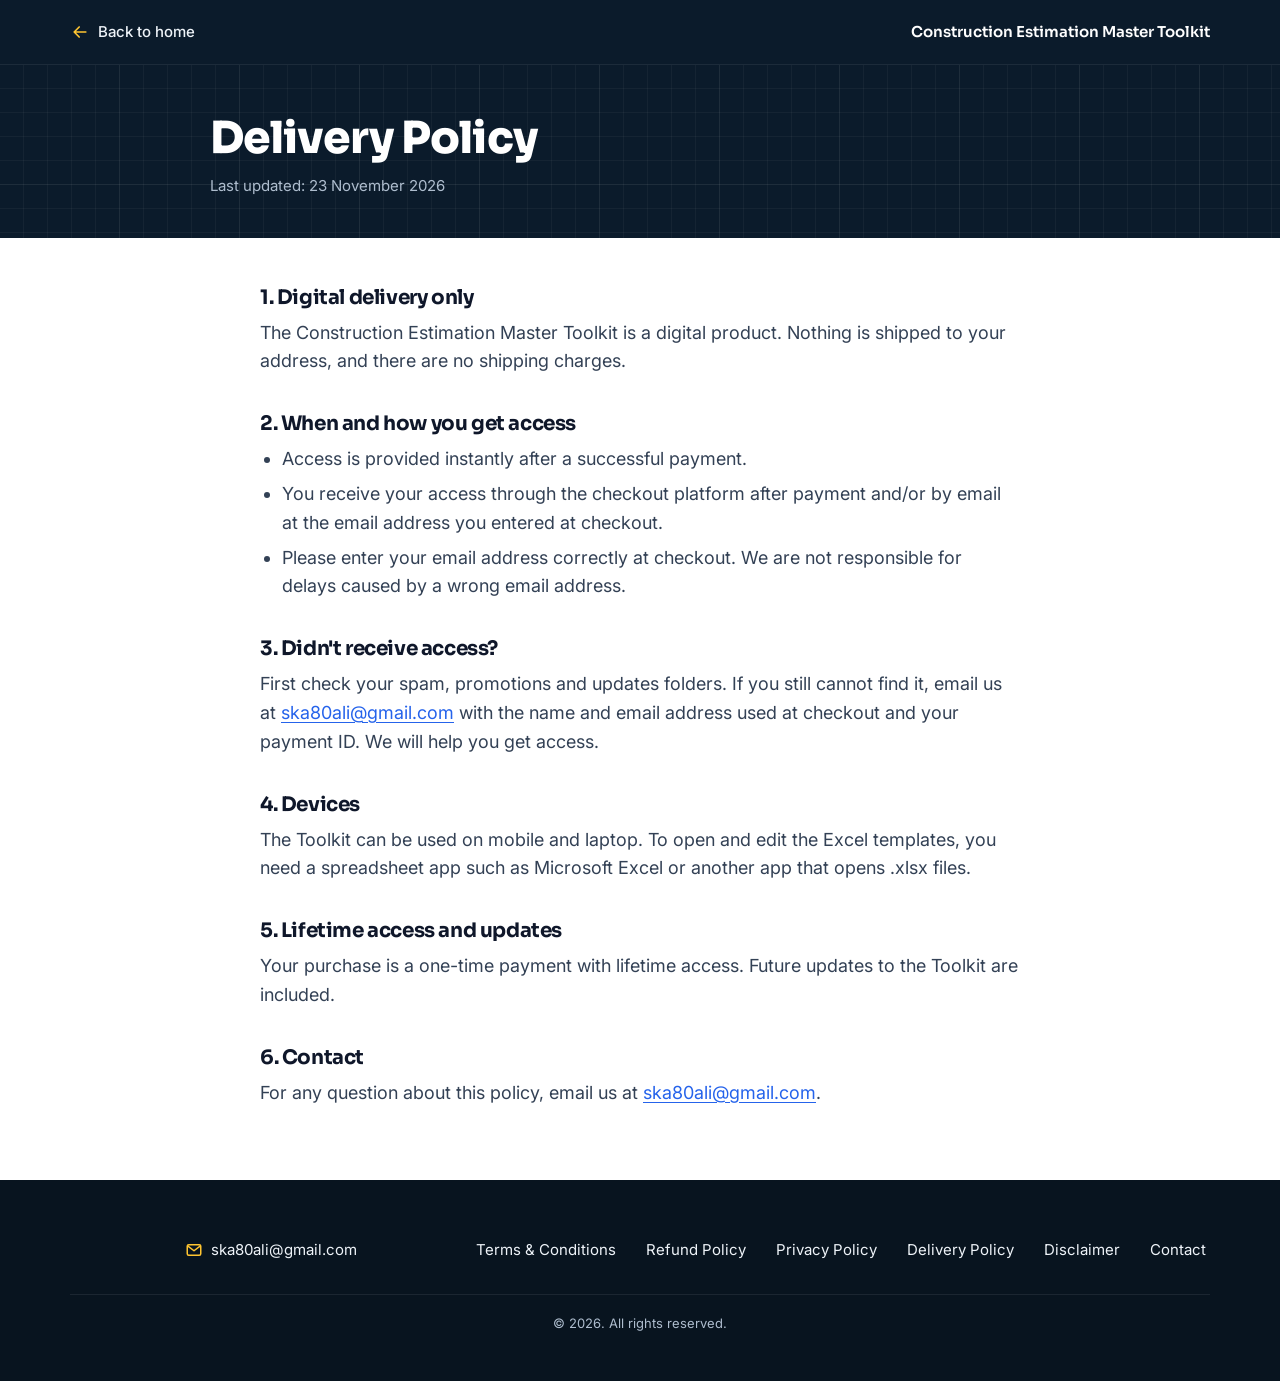
<file: delivery.html>
<!doctype html>
<html lang="en">
<head>
  <meta charset="utf-8">
  <meta name="viewport" content="width=device-width, initial-scale=1">
  <title>Delivery Policy | Construction Estimation Master Toolkit</title>
  <meta name="description" content="How you receive the Construction Estimation Master Toolkit after payment: instant digital delivery, no physical shipping.">
  <meta name="theme-color" content="#0B1B2B">
  <meta name="robots" content="index, follow">
  <link rel="preconnect" href="https://fonts.googleapis.com">
  <link rel="preconnect" href="https://fonts.gstatic.com" crossorigin>
  <link rel="stylesheet" href="https://fonts.googleapis.com/css2?family=Inter:wght@400;500;600&amp;family=Sora:wght@600;700;800&amp;display=swap">
  <link rel="stylesheet" href="styles.css?v=5">
  <script>document.documentElement.classList.add('js');</script>
  <script src="config.js"></script>
  <script src="script.js?v=5" defer></script>
</head>
<body class="legal-page">
<svg width="0" height="0" style="position:absolute" aria-hidden="true" focusable="false">
  <defs>
    <symbol id="i-arrow" viewBox="0 0 24 24"><path d="M5 12h14M13 6l6 6-6 6"/></symbol>
    <symbol id="i-mail" viewBox="0 0 24 24"><rect x="3" y="5" width="18" height="14" rx="2"/><path d="M3.5 6.5l8.5 6.5 8.5-6.5"/></symbol>
    <symbol id="i-phone" viewBox="0 0 24 24"><rect x="6.5" y="2.5" width="11" height="19" rx="2"/><path d="M11 18h2"/></symbol>
  </defs>
</svg>
<a class="skip-link" href="#main">Skip to content</a>

<header class="legal-top">
  <div class="container">
    <a class="back-link" href="/"><svg class="i" aria-hidden="true"><use href="#i-arrow"/></svg>Back to home</a>
    <span class="legal-product">Construction Estimation Master Toolkit</span>
  </div>
</header>

<main id="main">
  <section class="legal-hero blueprint">
    <div class="container narrow">
      <h1>Delivery Policy</h1>
      <p>Last updated: 23 November 2026</p>
    </div>
  </section>
  <article class="legal-body">
    <div class="container">
      <h2>1. Digital delivery only</h2>
      <p>The Construction Estimation Master Toolkit is a digital product. Nothing is shipped to your address, and there are no shipping charges.</p>

      <h2>2. When and how you get access</h2>
      <ul>
        <li>Access is provided instantly after a successful payment.</li>
        <li>You receive your access through the checkout platform after payment and/or by email at the email address you entered at checkout.</li>
        <li>Please enter your email address correctly at checkout. We are not responsible for delays caused by a wrong email address.</li>
      </ul>

      <h2>3. Didn't receive access?</h2>
      <p>First check your spam, promotions and updates folders. If you still cannot find it, email us at <a data-mailto="CONTACT_EMAIL" href="#"><span data-config="CONTACT_EMAIL"></span></a> with the name and email address used at checkout and your payment ID. We will help you get access.</p>

      <h2>4. Devices</h2>
      <p>The Toolkit can be used on mobile and laptop. To open and edit the Excel templates, you need a spreadsheet app such as Microsoft Excel or another app that opens .xlsx files.</p>

      <h2>5. Lifetime access and updates</h2>
      <p>Your purchase is a one-time payment with lifetime access. Future updates to the Toolkit are included.</p>

      <h2>6. Contact</h2>
      <p>For any question about this policy, email us at <a data-mailto="CONTACT_EMAIL" href="#"><span data-config="CONTACT_EMAIL"></span></a>.</p>
    </div>
  </article>
</main>

<footer class="site-footer">
  <div class="container footer-inner">
    <div class="footer-brand">
      <span class="brand-logo media media--logo" data-slot="LOGO" data-alt="Logo" data-optional></span>
      <span class="brand-name" data-config="BRAND_NAME" data-requires="BRAND_NAME"></span>
    </div>
    <ul class="footer-contact" data-requires-any="CONTACT_EMAIL CONTACT_PHONE">
      <li data-requires="CONTACT_EMAIL"><a data-mailto="CONTACT_EMAIL" href="#"><svg class="i" aria-hidden="true"><use href="#i-mail"/></svg><span data-config="CONTACT_EMAIL"></span></a></li>
      <li data-requires="CONTACT_PHONE"><a data-tel="CONTACT_PHONE" href="#"><svg class="i" aria-hidden="true"><use href="#i-phone"/></svg><span data-config="CONTACT_PHONE"></span></a></li>
    </ul>
    <nav aria-label="Policies" data-requires-any="TERMS_LINK REFUND_LINK PRIVACY_LINK DELIVERY_LINK DISCLAIMER_LINK CONTACT_LINK">
      <ul class="footer-links">
        <li data-requires="TERMS_LINK"><a data-link="TERMS_LINK" href="#">Terms &amp; Conditions</a></li>
        <li data-requires="REFUND_LINK"><a data-link="REFUND_LINK" href="#">Refund Policy</a></li>
        <li data-requires="PRIVACY_LINK"><a data-link="PRIVACY_LINK" href="#">Privacy Policy</a></li>
        <li data-requires="DELIVERY_LINK"><a data-link="DELIVERY_LINK" href="#">Delivery Policy</a></li>
        <li data-requires="DISCLAIMER_LINK"><a data-link="DISCLAIMER_LINK" href="#">Disclaimer</a></li>
        <li data-requires="CONTACT_LINK"><a data-link="CONTACT_LINK" href="#">Contact</a></li>
      </ul>
    </nav>
    <p class="copyright">© <span data-year></span><span data-requires="BRAND_NAME"> <span data-config="BRAND_NAME"></span></span>. All rights reserved.</p>
  </div>
</footer>
</body>
</html>
</file>
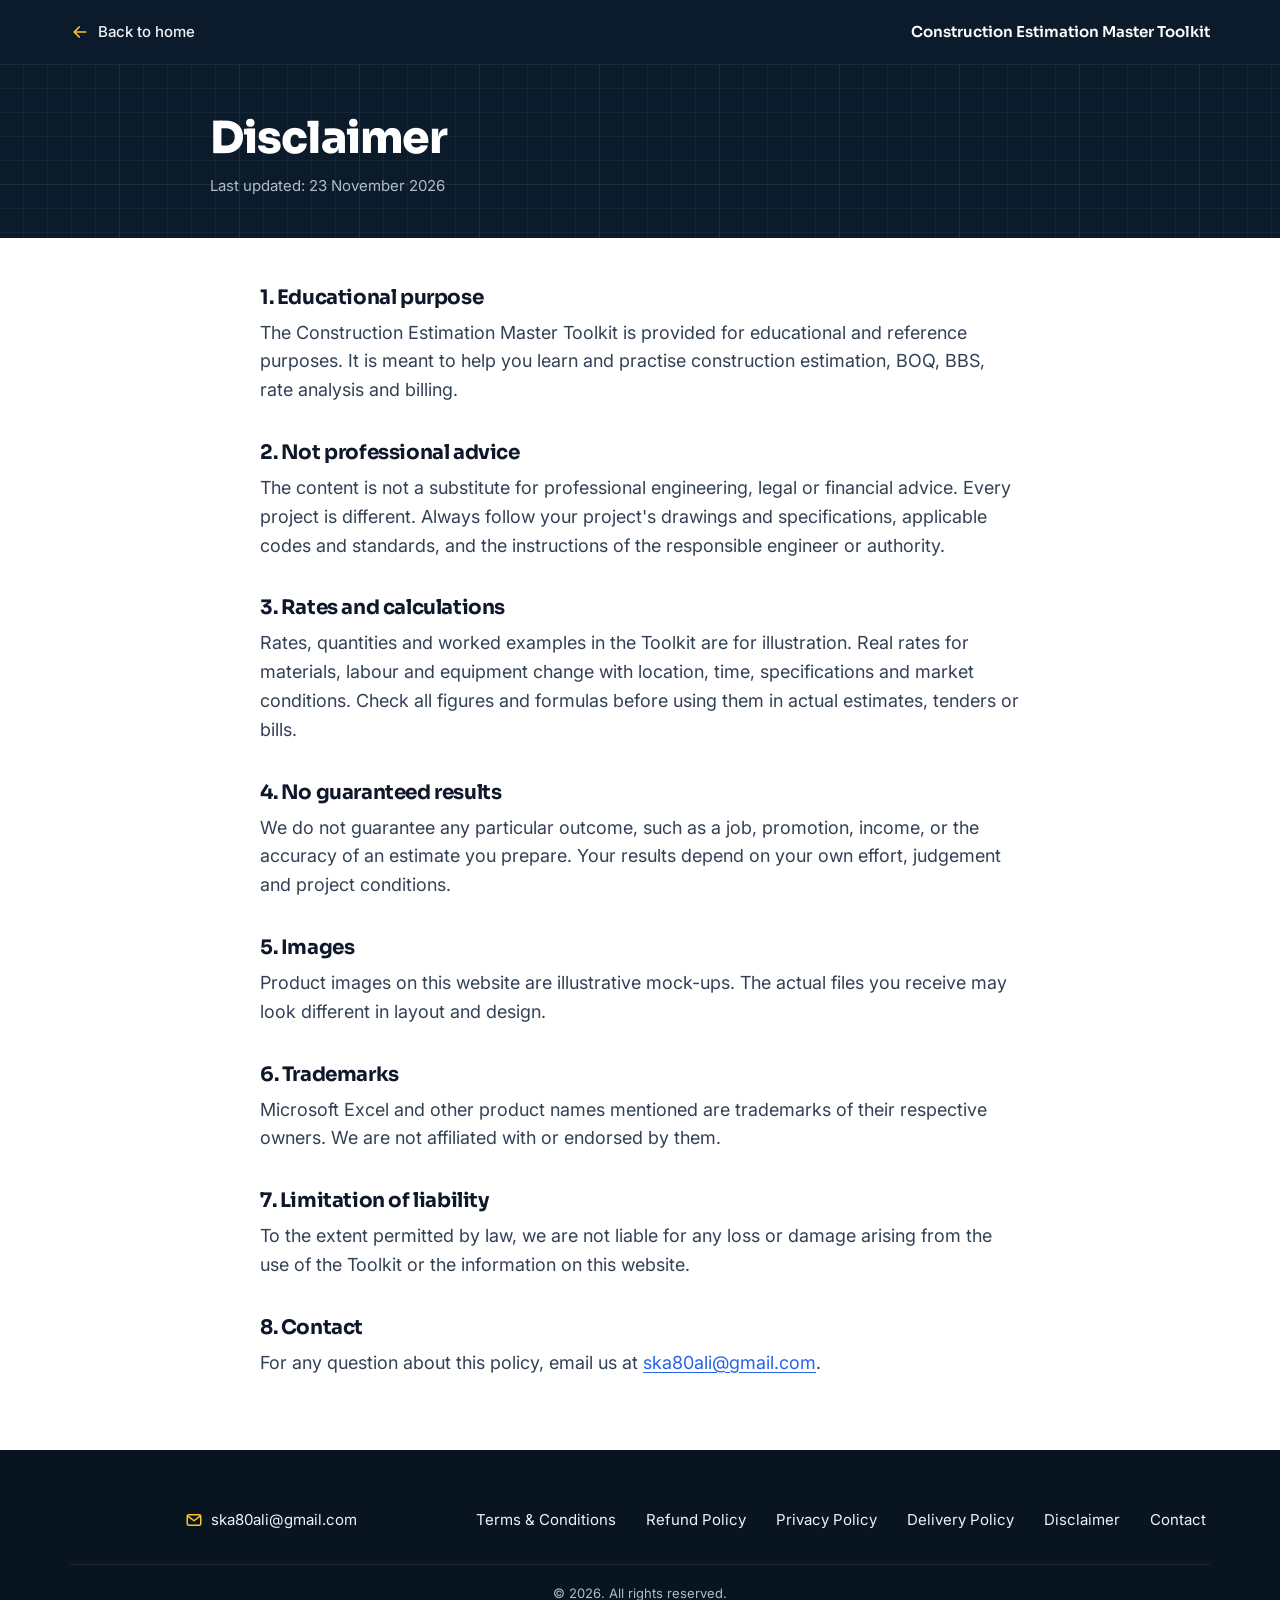
<file: disclaimer.html>
<!doctype html>
<html lang="en">
<head>
  <meta charset="utf-8">
  <meta name="viewport" content="width=device-width, initial-scale=1">
  <title>Disclaimer | Construction Estimation Master Toolkit</title>
  <meta name="description" content="Disclaimer for the Construction Estimation Master Toolkit: educational resources, not professional engineering advice.">
  <meta name="theme-color" content="#0B1B2B">
  <meta name="robots" content="index, follow">
  <link rel="preconnect" href="https://fonts.googleapis.com">
  <link rel="preconnect" href="https://fonts.gstatic.com" crossorigin>
  <link rel="stylesheet" href="https://fonts.googleapis.com/css2?family=Inter:wght@400;500;600&amp;family=Sora:wght@600;700;800&amp;display=swap">
  <link rel="stylesheet" href="styles.css?v=5">
  <script>document.documentElement.classList.add('js');</script>
  <script src="config.js"></script>
  <script src="script.js?v=5" defer></script>
</head>
<body class="legal-page">
<svg width="0" height="0" style="position:absolute" aria-hidden="true" focusable="false">
  <defs>
    <symbol id="i-arrow" viewBox="0 0 24 24"><path d="M5 12h14M13 6l6 6-6 6"/></symbol>
    <symbol id="i-mail" viewBox="0 0 24 24"><rect x="3" y="5" width="18" height="14" rx="2"/><path d="M3.5 6.5l8.5 6.5 8.5-6.5"/></symbol>
    <symbol id="i-phone" viewBox="0 0 24 24"><rect x="6.5" y="2.5" width="11" height="19" rx="2"/><path d="M11 18h2"/></symbol>
  </defs>
</svg>
<a class="skip-link" href="#main">Skip to content</a>

<header class="legal-top">
  <div class="container">
    <a class="back-link" href="/"><svg class="i" aria-hidden="true"><use href="#i-arrow"/></svg>Back to home</a>
    <span class="legal-product">Construction Estimation Master Toolkit</span>
  </div>
</header>

<main id="main">
  <section class="legal-hero blueprint">
    <div class="container narrow">
      <h1>Disclaimer</h1>
      <p>Last updated: 23 November 2026</p>
    </div>
  </section>
  <article class="legal-body">
    <div class="container">
      <h2>1. Educational purpose</h2>
      <p>The Construction Estimation Master Toolkit is provided for educational and reference purposes. It is meant to help you learn and practise construction estimation, BOQ, BBS, rate analysis and billing.</p>

      <h2>2. Not professional advice</h2>
      <p>The content is not a substitute for professional engineering, legal or financial advice. Every project is different. Always follow your project's drawings and specifications, applicable codes and standards, and the instructions of the responsible engineer or authority.</p>

      <h2>3. Rates and calculations</h2>
      <p>Rates, quantities and worked examples in the Toolkit are for illustration. Real rates for materials, labour and equipment change with location, time, specifications and market conditions. Check all figures and formulas before using them in actual estimates, tenders or bills.</p>

      <h2>4. No guaranteed results</h2>
      <p>We do not guarantee any particular outcome, such as a job, promotion, income, or the accuracy of an estimate you prepare. Your results depend on your own effort, judgement and project conditions.</p>

      <h2>5. Images</h2>
      <p>Product images on this website are illustrative mock-ups. The actual files you receive may look different in layout and design.</p>

      <h2>6. Trademarks</h2>
      <p>Microsoft Excel and other product names mentioned are trademarks of their respective owners. We are not affiliated with or endorsed by them.</p>

      <h2>7. Limitation of liability</h2>
      <p>To the extent permitted by law, we are not liable for any loss or damage arising from the use of the Toolkit or the information on this website.</p>

      <h2>8. Contact</h2>
      <p>For any question about this policy, email us at <a data-mailto="CONTACT_EMAIL" href="#"><span data-config="CONTACT_EMAIL"></span></a>.</p>
    </div>
  </article>
</main>

<footer class="site-footer">
  <div class="container footer-inner">
    <div class="footer-brand">
      <span class="brand-logo media media--logo" data-slot="LOGO" data-alt="Logo" data-optional></span>
      <span class="brand-name" data-config="BRAND_NAME" data-requires="BRAND_NAME"></span>
    </div>
    <ul class="footer-contact" data-requires-any="CONTACT_EMAIL CONTACT_PHONE">
      <li data-requires="CONTACT_EMAIL"><a data-mailto="CONTACT_EMAIL" href="#"><svg class="i" aria-hidden="true"><use href="#i-mail"/></svg><span data-config="CONTACT_EMAIL"></span></a></li>
      <li data-requires="CONTACT_PHONE"><a data-tel="CONTACT_PHONE" href="#"><svg class="i" aria-hidden="true"><use href="#i-phone"/></svg><span data-config="CONTACT_PHONE"></span></a></li>
    </ul>
    <nav aria-label="Policies" data-requires-any="TERMS_LINK REFUND_LINK PRIVACY_LINK DELIVERY_LINK DISCLAIMER_LINK CONTACT_LINK">
      <ul class="footer-links">
        <li data-requires="TERMS_LINK"><a data-link="TERMS_LINK" href="#">Terms &amp; Conditions</a></li>
        <li data-requires="REFUND_LINK"><a data-link="REFUND_LINK" href="#">Refund Policy</a></li>
        <li data-requires="PRIVACY_LINK"><a data-link="PRIVACY_LINK" href="#">Privacy Policy</a></li>
        <li data-requires="DELIVERY_LINK"><a data-link="DELIVERY_LINK" href="#">Delivery Policy</a></li>
        <li data-requires="DISCLAIMER_LINK"><a data-link="DISCLAIMER_LINK" href="#">Disclaimer</a></li>
        <li data-requires="CONTACT_LINK"><a data-link="CONTACT_LINK" href="#">Contact</a></li>
      </ul>
    </nav>
    <p class="copyright">© <span data-year></span><span data-requires="BRAND_NAME"> <span data-config="BRAND_NAME"></span></span>. All rights reserved.</p>
  </div>
</footer>
</body>
</html>
</file>
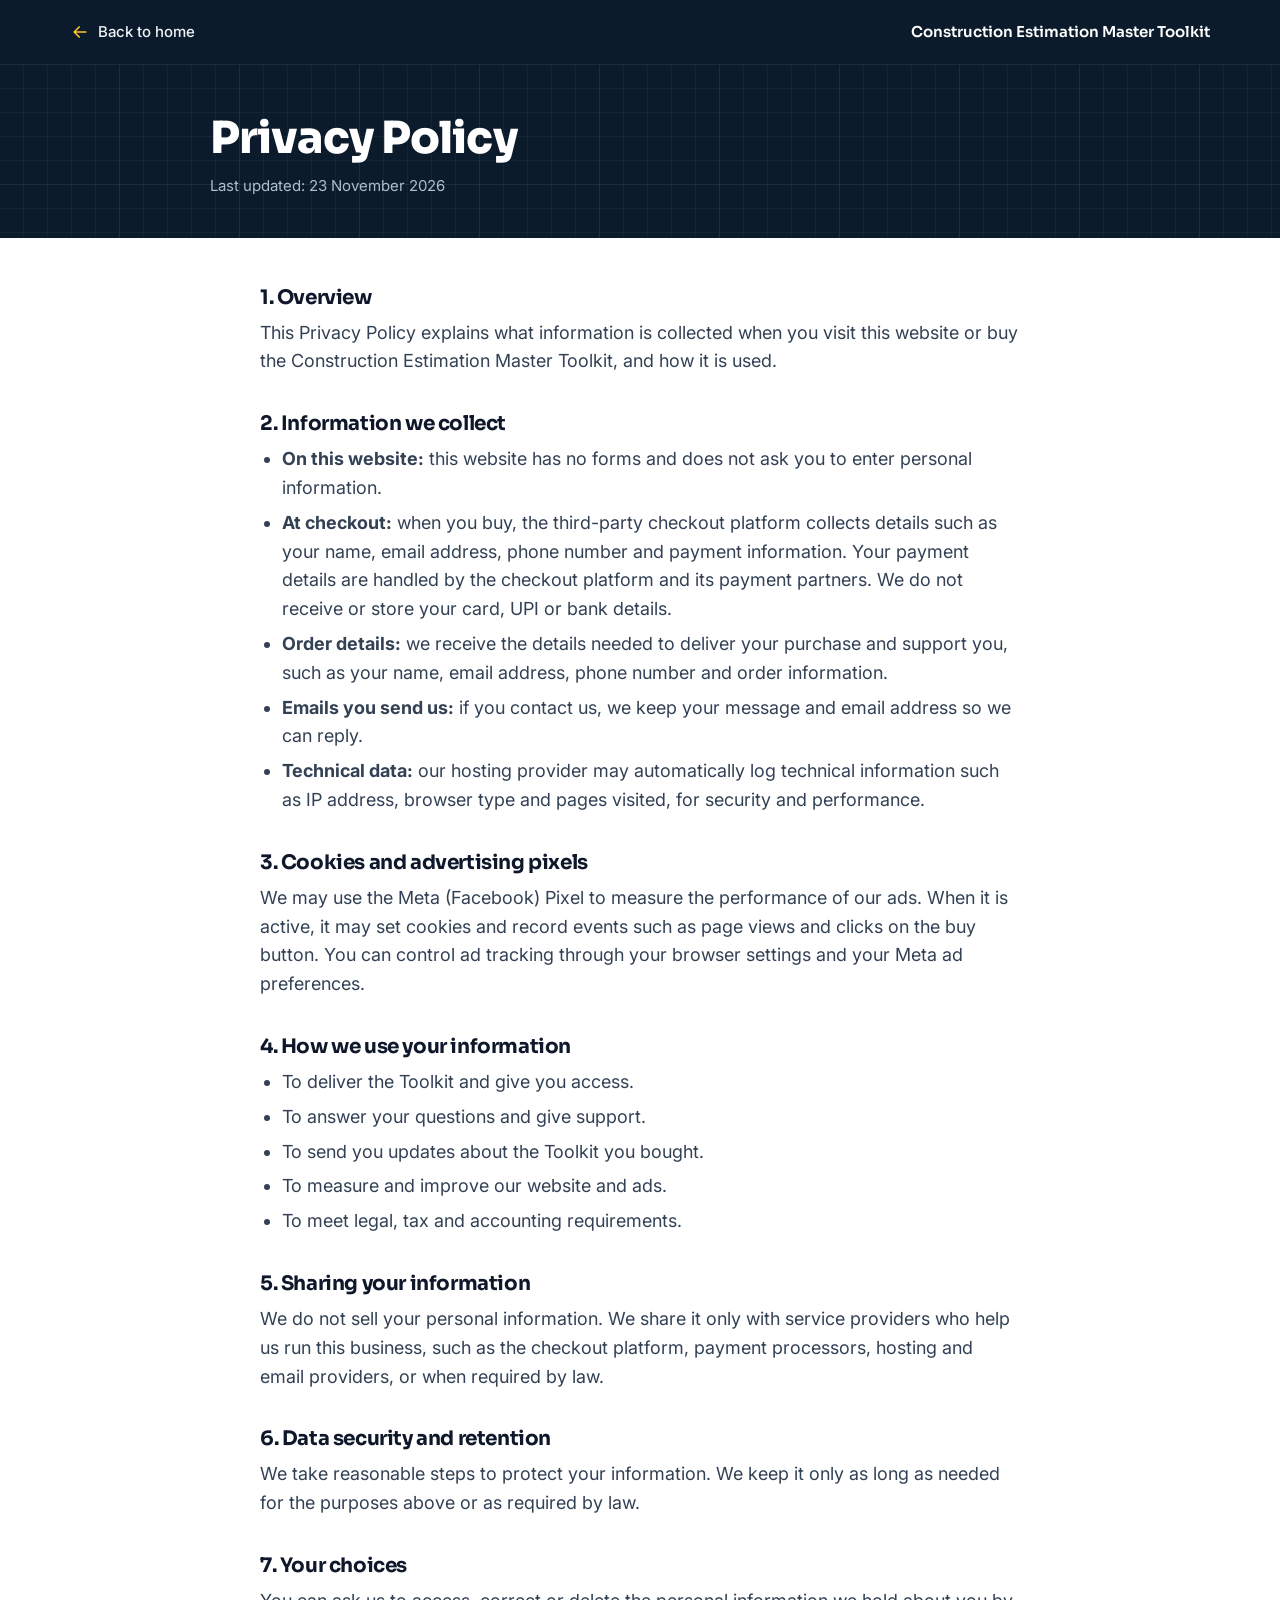
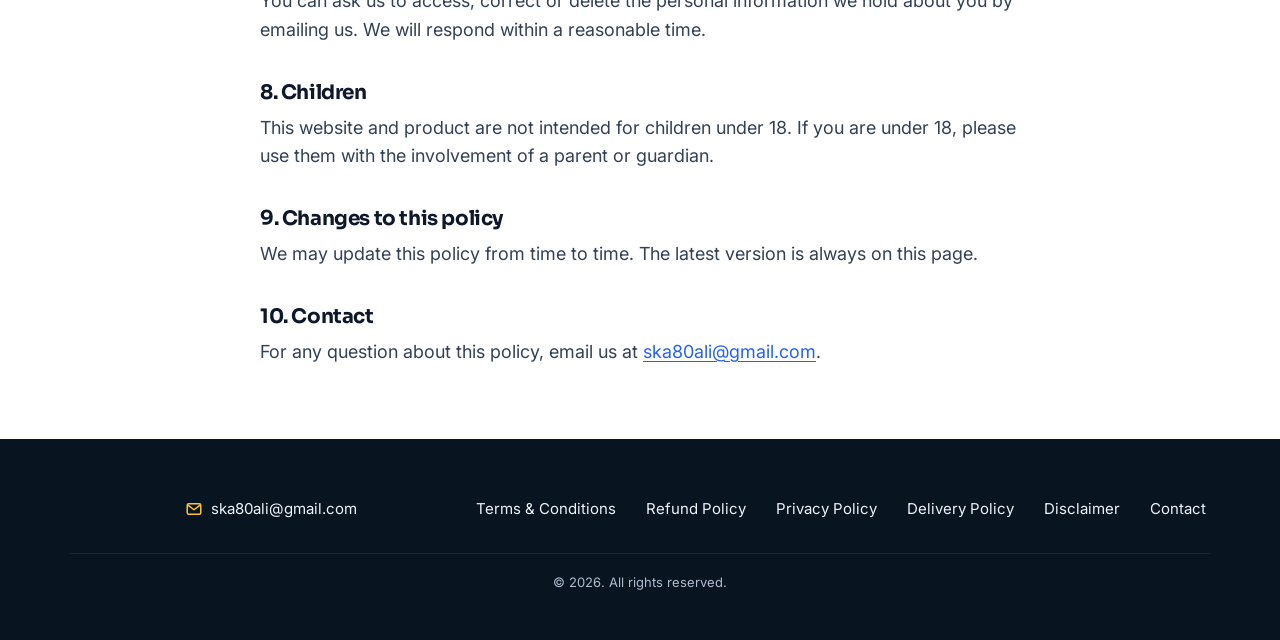
<file: privacy.html>
<!doctype html>
<html lang="en">
<head>
  <meta charset="utf-8">
  <meta name="viewport" content="width=device-width, initial-scale=1">
  <title>Privacy Policy | Construction Estimation Master Toolkit</title>
  <meta name="description" content="How we collect, use and protect your information when you visit this website or buy the Construction Estimation Master Toolkit.">
  <meta name="theme-color" content="#0B1B2B">
  <meta name="robots" content="index, follow">
  <link rel="preconnect" href="https://fonts.googleapis.com">
  <link rel="preconnect" href="https://fonts.gstatic.com" crossorigin>
  <link rel="stylesheet" href="https://fonts.googleapis.com/css2?family=Inter:wght@400;500;600&amp;family=Sora:wght@600;700;800&amp;display=swap">
  <link rel="stylesheet" href="styles.css?v=5">
  <script>document.documentElement.classList.add('js');</script>
  <script src="config.js"></script>
  <script src="script.js?v=5" defer></script>
</head>
<body class="legal-page">
<svg width="0" height="0" style="position:absolute" aria-hidden="true" focusable="false">
  <defs>
    <symbol id="i-arrow" viewBox="0 0 24 24"><path d="M5 12h14M13 6l6 6-6 6"/></symbol>
    <symbol id="i-mail" viewBox="0 0 24 24"><rect x="3" y="5" width="18" height="14" rx="2"/><path d="M3.5 6.5l8.5 6.5 8.5-6.5"/></symbol>
    <symbol id="i-phone" viewBox="0 0 24 24"><rect x="6.5" y="2.5" width="11" height="19" rx="2"/><path d="M11 18h2"/></symbol>
  </defs>
</svg>
<a class="skip-link" href="#main">Skip to content</a>

<header class="legal-top">
  <div class="container">
    <a class="back-link" href="/"><svg class="i" aria-hidden="true"><use href="#i-arrow"/></svg>Back to home</a>
    <span class="legal-product">Construction Estimation Master Toolkit</span>
  </div>
</header>

<main id="main">
  <section class="legal-hero blueprint">
    <div class="container narrow">
      <h1>Privacy Policy</h1>
      <p>Last updated: 23 November 2026</p>
    </div>
  </section>
  <article class="legal-body">
    <div class="container">
      <h2>1. Overview</h2>
      <p>This Privacy Policy explains what information is collected when you visit this website or buy the Construction Estimation Master Toolkit, and how it is used.</p>

      <h2>2. Information we collect</h2>
      <ul>
        <li><strong>On this website:</strong> this website has no forms and does not ask you to enter personal information.</li>
        <li><strong>At checkout:</strong> when you buy, the third-party checkout platform collects details such as your name, email address, phone number and payment information. Your payment details are handled by the checkout platform and its payment partners. We do not receive or store your card, UPI or bank details.</li>
        <li><strong>Order details:</strong> we receive the details needed to deliver your purchase and support you, such as your name, email address, phone number and order information.</li>
        <li><strong>Emails you send us:</strong> if you contact us, we keep your message and email address so we can reply.</li>
        <li><strong>Technical data:</strong> our hosting provider may automatically log technical information such as IP address, browser type and pages visited, for security and performance.</li>
      </ul>

      <h2>3. Cookies and advertising pixels</h2>
      <p>We may use the Meta (Facebook) Pixel to measure the performance of our ads. When it is active, it may set cookies and record events such as page views and clicks on the buy button. You can control ad tracking through your browser settings and your Meta ad preferences.</p>

      <h2>4. How we use your information</h2>
      <ul>
        <li>To deliver the Toolkit and give you access.</li>
        <li>To answer your questions and give support.</li>
        <li>To send you updates about the Toolkit you bought.</li>
        <li>To measure and improve our website and ads.</li>
        <li>To meet legal, tax and accounting requirements.</li>
      </ul>

      <h2>5. Sharing your information</h2>
      <p>We do not sell your personal information. We share it only with service providers who help us run this business, such as the checkout platform, payment processors, hosting and email providers, or when required by law.</p>

      <h2>6. Data security and retention</h2>
      <p>We take reasonable steps to protect your information. We keep it only as long as needed for the purposes above or as required by law.</p>

      <h2>7. Your choices</h2>
      <p>You can ask us to access, correct or delete the personal information we hold about you by emailing us. We will respond within a reasonable time.</p>

      <h2>8. Children</h2>
      <p>This website and product are not intended for children under 18. If you are under 18, please use them with the involvement of a parent or guardian.</p>

      <h2>9. Changes to this policy</h2>
      <p>We may update this policy from time to time. The latest version is always on this page.</p>

      <h2>10. Contact</h2>
      <p>For any question about this policy, email us at <a data-mailto="CONTACT_EMAIL" href="#"><span data-config="CONTACT_EMAIL"></span></a>.</p>
    </div>
  </article>
</main>

<footer class="site-footer">
  <div class="container footer-inner">
    <div class="footer-brand">
      <span class="brand-logo media media--logo" data-slot="LOGO" data-alt="Logo" data-optional></span>
      <span class="brand-name" data-config="BRAND_NAME" data-requires="BRAND_NAME"></span>
    </div>
    <ul class="footer-contact" data-requires-any="CONTACT_EMAIL CONTACT_PHONE">
      <li data-requires="CONTACT_EMAIL"><a data-mailto="CONTACT_EMAIL" href="#"><svg class="i" aria-hidden="true"><use href="#i-mail"/></svg><span data-config="CONTACT_EMAIL"></span></a></li>
      <li data-requires="CONTACT_PHONE"><a data-tel="CONTACT_PHONE" href="#"><svg class="i" aria-hidden="true"><use href="#i-phone"/></svg><span data-config="CONTACT_PHONE"></span></a></li>
    </ul>
    <nav aria-label="Policies" data-requires-any="TERMS_LINK REFUND_LINK PRIVACY_LINK DELIVERY_LINK DISCLAIMER_LINK CONTACT_LINK">
      <ul class="footer-links">
        <li data-requires="TERMS_LINK"><a data-link="TERMS_LINK" href="#">Terms &amp; Conditions</a></li>
        <li data-requires="REFUND_LINK"><a data-link="REFUND_LINK" href="#">Refund Policy</a></li>
        <li data-requires="PRIVACY_LINK"><a data-link="PRIVACY_LINK" href="#">Privacy Policy</a></li>
        <li data-requires="DELIVERY_LINK"><a data-link="DELIVERY_LINK" href="#">Delivery Policy</a></li>
        <li data-requires="DISCLAIMER_LINK"><a data-link="DISCLAIMER_LINK" href="#">Disclaimer</a></li>
        <li data-requires="CONTACT_LINK"><a data-link="CONTACT_LINK" href="#">Contact</a></li>
      </ul>
    </nav>
    <p class="copyright">© <span data-year></span><span data-requires="BRAND_NAME"> <span data-config="BRAND_NAME"></span></span>. All rights reserved.</p>
  </div>
</footer>
</body>
</html>
</file>
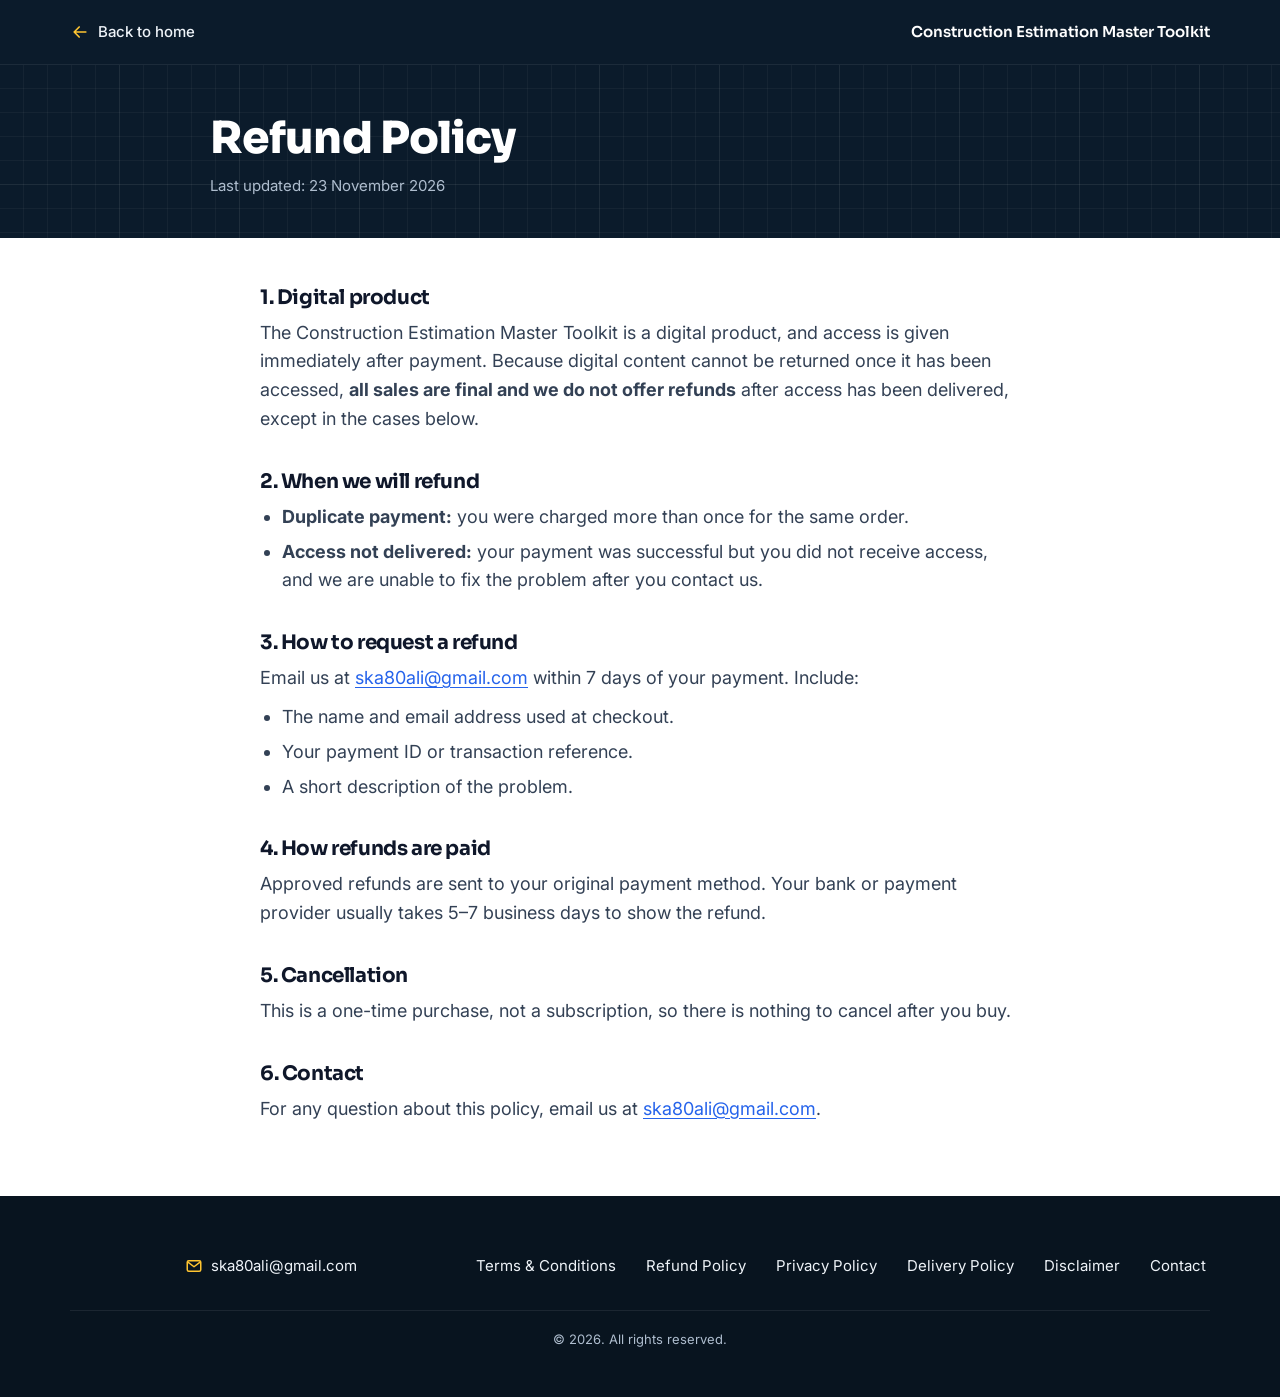
<file: refund.html>
<!doctype html>
<html lang="en">
<head>
  <meta charset="utf-8">
  <meta name="viewport" content="width=device-width, initial-scale=1">
  <title>Refund Policy | Construction Estimation Master Toolkit</title>
  <meta name="description" content="Refund and cancellation policy for the Construction Estimation Master Toolkit, a digital product with instant access.">
  <meta name="theme-color" content="#0B1B2B">
  <meta name="robots" content="index, follow">
  <link rel="preconnect" href="https://fonts.googleapis.com">
  <link rel="preconnect" href="https://fonts.gstatic.com" crossorigin>
  <link rel="stylesheet" href="https://fonts.googleapis.com/css2?family=Inter:wght@400;500;600&amp;family=Sora:wght@600;700;800&amp;display=swap">
  <link rel="stylesheet" href="styles.css?v=5">
  <script>document.documentElement.classList.add('js');</script>
  <script src="config.js"></script>
  <script src="script.js?v=5" defer></script>
</head>
<body class="legal-page">
<svg width="0" height="0" style="position:absolute" aria-hidden="true" focusable="false">
  <defs>
    <symbol id="i-arrow" viewBox="0 0 24 24"><path d="M5 12h14M13 6l6 6-6 6"/></symbol>
    <symbol id="i-mail" viewBox="0 0 24 24"><rect x="3" y="5" width="18" height="14" rx="2"/><path d="M3.5 6.5l8.5 6.5 8.5-6.5"/></symbol>
    <symbol id="i-phone" viewBox="0 0 24 24"><rect x="6.5" y="2.5" width="11" height="19" rx="2"/><path d="M11 18h2"/></symbol>
  </defs>
</svg>
<a class="skip-link" href="#main">Skip to content</a>

<header class="legal-top">
  <div class="container">
    <a class="back-link" href="/"><svg class="i" aria-hidden="true"><use href="#i-arrow"/></svg>Back to home</a>
    <span class="legal-product">Construction Estimation Master Toolkit</span>
  </div>
</header>

<main id="main">
  <section class="legal-hero blueprint">
    <div class="container narrow">
      <h1>Refund Policy</h1>
      <p>Last updated: 23 November 2026</p>
    </div>
  </section>
  <article class="legal-body">
    <div class="container">
      <h2>1. Digital product</h2>
      <p>The Construction Estimation Master Toolkit is a digital product, and access is given immediately after payment. Because digital content cannot be returned once it has been accessed, <strong>all sales are final and we do not offer refunds</strong> after access has been delivered, except in the cases below.</p>

      <h2>2. When we will refund</h2>
      <ul>
        <li><strong>Duplicate payment:</strong> you were charged more than once for the same order.</li>
        <li><strong>Access not delivered:</strong> your payment was successful but you did not receive access, and we are unable to fix the problem after you contact us.</li>
      </ul>

      <h2>3. How to request a refund</h2>
      <p>Email us at <a data-mailto="CONTACT_EMAIL" href="#"><span data-config="CONTACT_EMAIL"></span></a> within 7 days of your payment. Include:</p>
      <ul>
        <li>The name and email address used at checkout.</li>
        <li>Your payment ID or transaction reference.</li>
        <li>A short description of the problem.</li>
      </ul>

      <h2>4. How refunds are paid</h2>
      <p>Approved refunds are sent to your original payment method. Your bank or payment provider usually takes 5–7 business days to show the refund.</p>

      <h2>5. Cancellation</h2>
      <p>This is a one-time purchase, not a subscription, so there is nothing to cancel after you buy.</p>

      <h2>6. Contact</h2>
      <p>For any question about this policy, email us at <a data-mailto="CONTACT_EMAIL" href="#"><span data-config="CONTACT_EMAIL"></span></a>.</p>
    </div>
  </article>
</main>

<footer class="site-footer">
  <div class="container footer-inner">
    <div class="footer-brand">
      <span class="brand-logo media media--logo" data-slot="LOGO" data-alt="Logo" data-optional></span>
      <span class="brand-name" data-config="BRAND_NAME" data-requires="BRAND_NAME"></span>
    </div>
    <ul class="footer-contact" data-requires-any="CONTACT_EMAIL CONTACT_PHONE">
      <li data-requires="CONTACT_EMAIL"><a data-mailto="CONTACT_EMAIL" href="#"><svg class="i" aria-hidden="true"><use href="#i-mail"/></svg><span data-config="CONTACT_EMAIL"></span></a></li>
      <li data-requires="CONTACT_PHONE"><a data-tel="CONTACT_PHONE" href="#"><svg class="i" aria-hidden="true"><use href="#i-phone"/></svg><span data-config="CONTACT_PHONE"></span></a></li>
    </ul>
    <nav aria-label="Policies" data-requires-any="TERMS_LINK REFUND_LINK PRIVACY_LINK DELIVERY_LINK DISCLAIMER_LINK CONTACT_LINK">
      <ul class="footer-links">
        <li data-requires="TERMS_LINK"><a data-link="TERMS_LINK" href="#">Terms &amp; Conditions</a></li>
        <li data-requires="REFUND_LINK"><a data-link="REFUND_LINK" href="#">Refund Policy</a></li>
        <li data-requires="PRIVACY_LINK"><a data-link="PRIVACY_LINK" href="#">Privacy Policy</a></li>
        <li data-requires="DELIVERY_LINK"><a data-link="DELIVERY_LINK" href="#">Delivery Policy</a></li>
        <li data-requires="DISCLAIMER_LINK"><a data-link="DISCLAIMER_LINK" href="#">Disclaimer</a></li>
        <li data-requires="CONTACT_LINK"><a data-link="CONTACT_LINK" href="#">Contact</a></li>
      </ul>
    </nav>
    <p class="copyright">© <span data-year></span><span data-requires="BRAND_NAME"> <span data-config="BRAND_NAME"></span></span>. All rights reserved.</p>
  </div>
</footer>
</body>
</html>
</file>
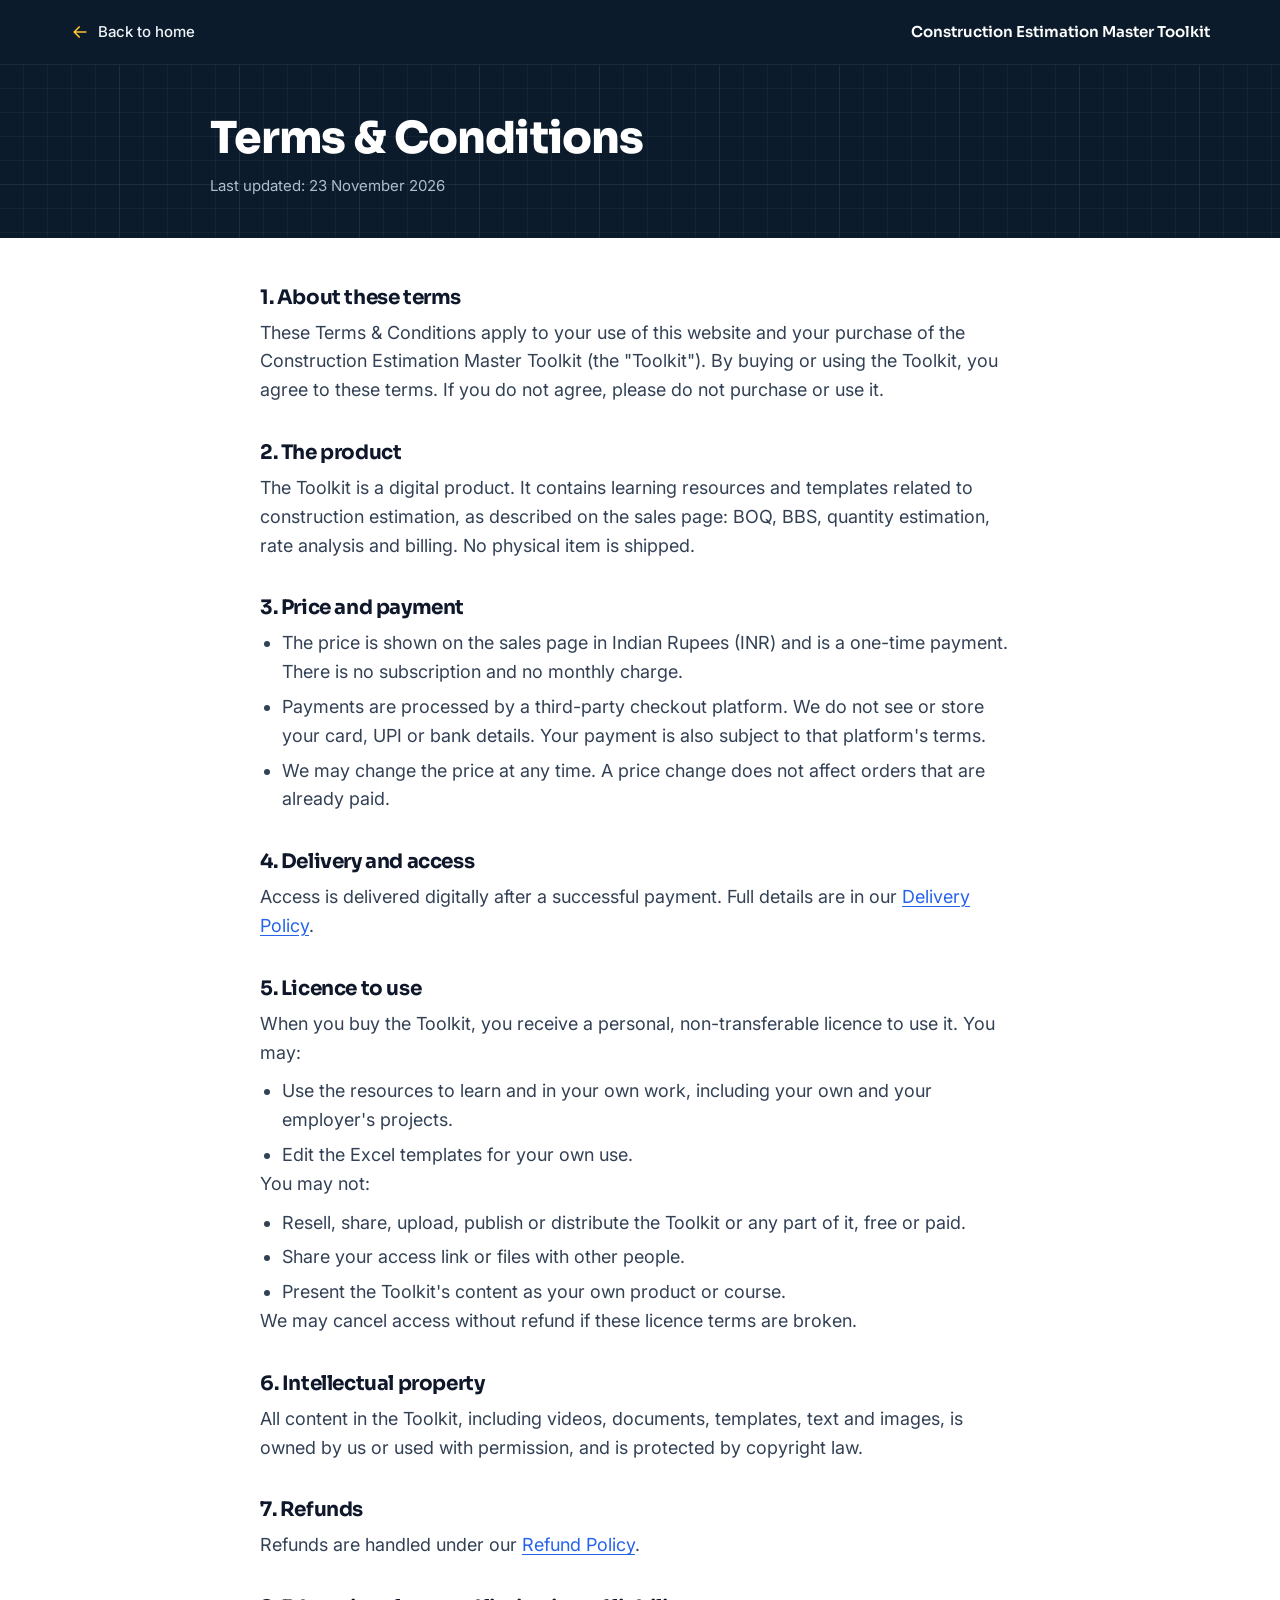
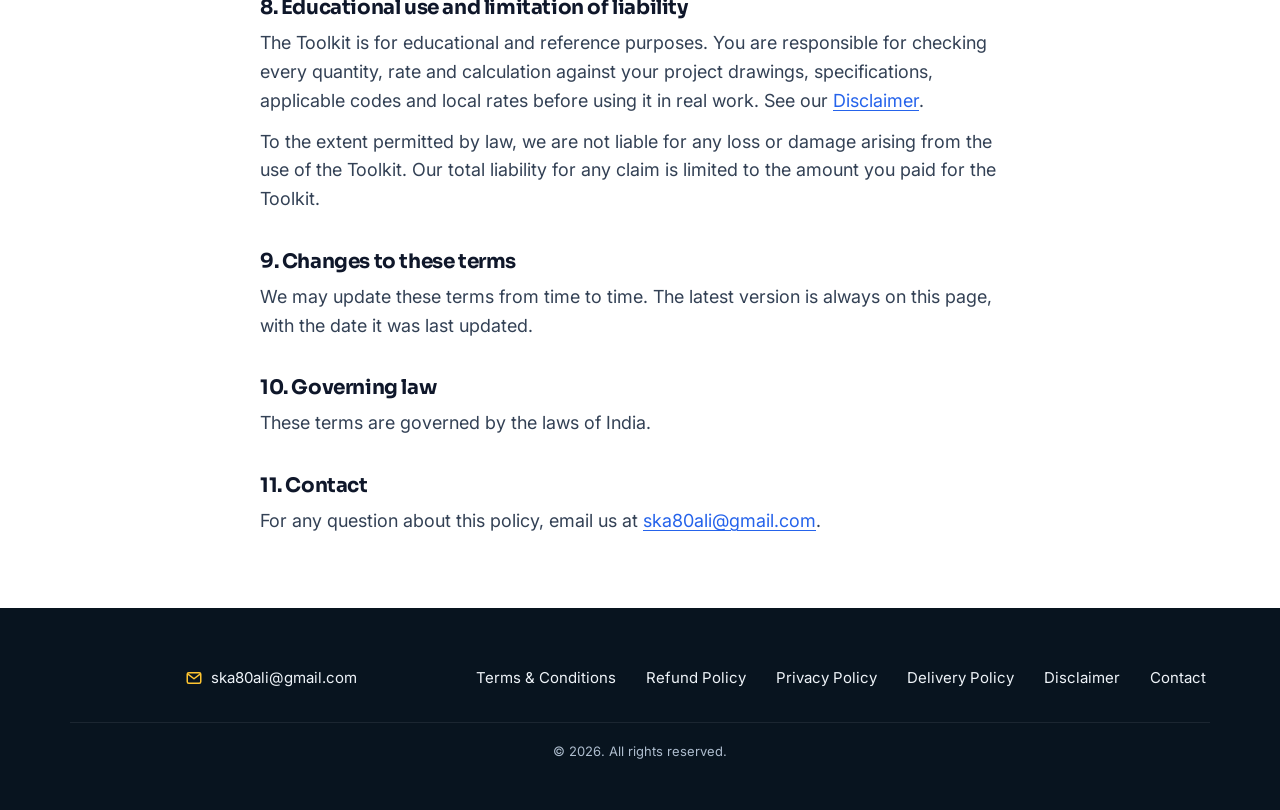
<file: terms.html>
<!doctype html>
<html lang="en">
<head>
  <meta charset="utf-8">
  <meta name="viewport" content="width=device-width, initial-scale=1">
  <title>Terms &amp; Conditions | Construction Estimation Master Toolkit</title>
  <meta name="description" content="Terms and conditions for purchasing and using the Construction Estimation Master Toolkit.">
  <meta name="theme-color" content="#0B1B2B">
  <meta name="robots" content="index, follow">
  <link rel="preconnect" href="https://fonts.googleapis.com">
  <link rel="preconnect" href="https://fonts.gstatic.com" crossorigin>
  <link rel="stylesheet" href="https://fonts.googleapis.com/css2?family=Inter:wght@400;500;600&amp;family=Sora:wght@600;700;800&amp;display=swap">
  <link rel="stylesheet" href="styles.css?v=5">
  <script>document.documentElement.classList.add('js');</script>
  <script src="config.js"></script>
  <script src="script.js?v=5" defer></script>
</head>
<body class="legal-page">
<svg width="0" height="0" style="position:absolute" aria-hidden="true" focusable="false">
  <defs>
    <symbol id="i-arrow" viewBox="0 0 24 24"><path d="M5 12h14M13 6l6 6-6 6"/></symbol>
    <symbol id="i-mail" viewBox="0 0 24 24"><rect x="3" y="5" width="18" height="14" rx="2"/><path d="M3.5 6.5l8.5 6.5 8.5-6.5"/></symbol>
    <symbol id="i-phone" viewBox="0 0 24 24"><rect x="6.5" y="2.5" width="11" height="19" rx="2"/><path d="M11 18h2"/></symbol>
  </defs>
</svg>
<a class="skip-link" href="#main">Skip to content</a>

<header class="legal-top">
  <div class="container">
    <a class="back-link" href="/"><svg class="i" aria-hidden="true"><use href="#i-arrow"/></svg>Back to home</a>
    <span class="legal-product">Construction Estimation Master Toolkit</span>
  </div>
</header>

<main id="main">
  <section class="legal-hero blueprint">
    <div class="container narrow">
      <h1>Terms &amp; Conditions</h1>
      <p>Last updated: 23 November 2026</p>
    </div>
  </section>
  <article class="legal-body">
    <div class="container">
      <h2>1. About these terms</h2>
      <p>These Terms &amp; Conditions apply to your use of this website and your purchase of the Construction Estimation Master Toolkit (the "Toolkit"). By buying or using the Toolkit, you agree to these terms. If you do not agree, please do not purchase or use it.</p>

      <h2>2. The product</h2>
      <p>The Toolkit is a digital product. It contains learning resources and templates related to construction estimation, as described on the sales page: BOQ, BBS, quantity estimation, rate analysis and billing. No physical item is shipped.</p>

      <h2>3. Price and payment</h2>
      <ul>
        <li>The price is shown on the sales page in Indian Rupees (INR) and is a one-time payment. There is no subscription and no monthly charge.</li>
        <li>Payments are processed by a third-party checkout platform. We do not see or store your card, UPI or bank details. Your payment is also subject to that platform's terms.</li>
        <li>We may change the price at any time. A price change does not affect orders that are already paid.</li>
      </ul>

      <h2>4. Delivery and access</h2>
      <p>Access is delivered digitally after a successful payment. Full details are in our <a href="/delivery">Delivery Policy</a>.</p>

      <h2>5. Licence to use</h2>
      <p>When you buy the Toolkit, you receive a personal, non-transferable licence to use it. You may:</p>
      <ul>
        <li>Use the resources to learn and in your own work, including your own and your employer's projects.</li>
        <li>Edit the Excel templates for your own use.</li>
      </ul>
      <p>You may not:</p>
      <ul>
        <li>Resell, share, upload, publish or distribute the Toolkit or any part of it, free or paid.</li>
        <li>Share your access link or files with other people.</li>
        <li>Present the Toolkit's content as your own product or course.</li>
      </ul>
      <p>We may cancel access without refund if these licence terms are broken.</p>

      <h2>6. Intellectual property</h2>
      <p>All content in the Toolkit, including videos, documents, templates, text and images, is owned by us or used with permission, and is protected by copyright law.</p>

      <h2>7. Refunds</h2>
      <p>Refunds are handled under our <a href="/refund">Refund Policy</a>.</p>

      <h2>8. Educational use and limitation of liability</h2>
      <p>The Toolkit is for educational and reference purposes. You are responsible for checking every quantity, rate and calculation against your project drawings, specifications, applicable codes and local rates before using it in real work. See our <a href="/disclaimer">Disclaimer</a>.</p>
      <p>To the extent permitted by law, we are not liable for any loss or damage arising from the use of the Toolkit. Our total liability for any claim is limited to the amount you paid for the Toolkit.</p>

      <h2>9. Changes to these terms</h2>
      <p>We may update these terms from time to time. The latest version is always on this page, with the date it was last updated.</p>

      <h2>10. Governing law</h2>
      <p>These terms are governed by the laws of India.</p>

      <h2>11. Contact</h2>
      <p>For any question about this policy, email us at <a data-mailto="CONTACT_EMAIL" href="#"><span data-config="CONTACT_EMAIL"></span></a>.</p>
    </div>
  </article>
</main>

<footer class="site-footer">
  <div class="container footer-inner">
    <div class="footer-brand">
      <span class="brand-logo media media--logo" data-slot="LOGO" data-alt="Logo" data-optional></span>
      <span class="brand-name" data-config="BRAND_NAME" data-requires="BRAND_NAME"></span>
    </div>
    <ul class="footer-contact" data-requires-any="CONTACT_EMAIL CONTACT_PHONE">
      <li data-requires="CONTACT_EMAIL"><a data-mailto="CONTACT_EMAIL" href="#"><svg class="i" aria-hidden="true"><use href="#i-mail"/></svg><span data-config="CONTACT_EMAIL"></span></a></li>
      <li data-requires="CONTACT_PHONE"><a data-tel="CONTACT_PHONE" href="#"><svg class="i" aria-hidden="true"><use href="#i-phone"/></svg><span data-config="CONTACT_PHONE"></span></a></li>
    </ul>
    <nav aria-label="Policies" data-requires-any="TERMS_LINK REFUND_LINK PRIVACY_LINK DELIVERY_LINK DISCLAIMER_LINK CONTACT_LINK">
      <ul class="footer-links">
        <li data-requires="TERMS_LINK"><a data-link="TERMS_LINK" href="#">Terms &amp; Conditions</a></li>
        <li data-requires="REFUND_LINK"><a data-link="REFUND_LINK" href="#">Refund Policy</a></li>
        <li data-requires="PRIVACY_LINK"><a data-link="PRIVACY_LINK" href="#">Privacy Policy</a></li>
        <li data-requires="DELIVERY_LINK"><a data-link="DELIVERY_LINK" href="#">Delivery Policy</a></li>
        <li data-requires="DISCLAIMER_LINK"><a data-link="DISCLAIMER_LINK" href="#">Disclaimer</a></li>
        <li data-requires="CONTACT_LINK"><a data-link="CONTACT_LINK" href="#">Contact</a></li>
      </ul>
    </nav>
    <p class="copyright">© <span data-year></span><span data-requires="BRAND_NAME"> <span data-config="BRAND_NAME"></span></span>. All rights reserved.</p>
  </div>
</footer>
</body>
</html>
</file>
<file: styles.css>
/* =========================================================
   Construction Estimation Master Toolkit — styles
   Mobile-first. Breakpoints: 640 / 900 / 1200
   ========================================================= */

:root {
  --navy: #0B1B2B;
  --navy-2: #102538;
  --navy-3: #08141F;
  --yellow: #FFC531;
  --yellow-2: #FFD566;
  --blue: #2563EB;
  --ink: #0F172A;
  --muted: #475569;
  --off: #F7F5EF;
  --white: #FFFFFF;
  --line: #E5E7EB;
  --on-navy: #EEF3F8;
  --on-navy-muted: #AEBDCE;

  --radius: 16px;
  --shadow: 0 1px 2px rgba(15, 23, 42, .04), 0 8px 24px -8px rgba(15, 23, 42, .10);
  --shadow-lift: 0 2px 4px rgba(15, 23, 42, .05), 0 18px 36px -12px rgba(15, 23, 42, .18);

  --font-head: "Sora", system-ui, -apple-system, "Segoe UI", Roboto, sans-serif;
  --font-body: "Inter", system-ui, -apple-system, "Segoe UI", Roboto, sans-serif;

  --gutter: 20px;
  --section-y: 64px;
  --ease: cubic-bezier(.2, .7, .2, 1);
}

/* ---------- Reset ---------- */
*, *::before, *::after { box-sizing: border-box; }
html { -webkit-text-size-adjust: 100%; scroll-behavior: smooth; }
body {
  margin: 0;
  font-family: var(--font-body);
  font-size: 16px;
  line-height: 1.6;
  color: var(--ink);
  background: var(--white);
  overflow-x: hidden;
  -webkit-font-smoothing: antialiased;
  text-rendering: optimizeLegibility;
}
img { display: block; max-width: 100%; height: auto; }
ul, ol { list-style: none; margin: 0; padding: 0; }
h1, h2, h3, p { margin: 0; }
a { color: inherit; }
button { font: inherit; color: inherit; }
[hidden] { display: none !important; }

h1, h2, h3 {
  font-family: var(--font-head);
  letter-spacing: -0.02em;
  line-height: 1.15;
}

.sr-only {
  position: absolute !important; width: 1px; height: 1px; padding: 0; margin: -1px;
  overflow: hidden; clip: rect(0 0 0 0); white-space: nowrap; border: 0;
}

:focus-visible {
  outline: 3px solid var(--blue);
  outline-offset: 3px;
  border-radius: 6px;
}
.blueprint :focus-visible,
.site-header :focus-visible,
.site-footer :focus-visible,
.sticky-bar :focus-visible { outline-color: var(--yellow); }

.skip-link {
  position: absolute; left: 12px; top: -60px; z-index: 100;
  background: var(--yellow); color: var(--navy); font-weight: 600;
  padding: 12px 16px; border-radius: 10px; text-decoration: none;
  transition: top .2s;
}
.skip-link:focus { top: 12px; }

/* ---------- Layout ---------- */
.container {
  width: 100%;
  max-width: calc(1140px + var(--gutter) * 2);
  margin: 0 auto;
  padding: 0 var(--gutter);
}
.container.narrow { max-width: calc(860px + var(--gutter) * 2); }

.section { padding: var(--section-y) 0; }
.bg-off { background: var(--off); }
.bg-white { background: var(--white); }

.section-head { text-align: center; margin-bottom: 36px; }
.section-title {
  font-size: clamp(1.625rem, 1.1rem + 2.2vw, 2.625rem);
  font-weight: 700;
  text-align: center;
  color: var(--ink);
}
.section > .container > .section-title { margin-bottom: 36px; }
.section-head .section-title { margin-bottom: 12px; }
.section-sub { color: var(--muted); font-size: 1.0625rem; max-width: 640px; margin: 0 auto; }

.lead { color: var(--muted); max-width: 760px; margin: 32px auto 0; }
.center { text-align: center; }
.cta-wrap { margin-top: 28px; display: flex; justify-content: center; }

.hl { color: var(--yellow); }

/* ---------- Blueprint background ---------- */
.blueprint {
  position: relative;
  background-color: var(--navy);
  background-image:
    linear-gradient(rgba(255, 255, 255, .04) 1px, transparent 1px),
    linear-gradient(90deg, rgba(255, 255, 255, .04) 1px, transparent 1px),
    linear-gradient(rgba(255, 255, 255, .04) 1px, transparent 1px),
    linear-gradient(90deg, rgba(255, 255, 255, .04) 1px, transparent 1px);
  background-size: 120px 120px, 120px 120px, 24px 24px, 24px 24px;
  background-position: -1px -1px;
  color: var(--on-navy);
  isolation: isolate;
}
.blueprint .section-title,
.blueprint h1, .blueprint h2, .blueprint h3 { color: var(--white); }
.blueprint .section-sub { color: var(--on-navy-muted); }

.glow {
  position: absolute; z-index: -1; pointer-events: none;
  width: 80%; aspect-ratio: 1; left: 10%; top: 8%;
  background: radial-gradient(closest-side, rgba(255, 197, 49, .38), rgba(255, 197, 49, .12) 55%, transparent 100%);
  filter: blur(20px);
}
.glow--center { width: min(720px, 110%); left: 50%; top: 50%; transform: translate(-50%, -50%); opacity: .55; }

/* ---------- Icons ---------- */
.i {
  width: 20px; height: 20px; flex: none;
  fill: none; stroke: currentColor; stroke-width: 2;
  stroke-linecap: round; stroke-linejoin: round;
}
.icon-chip {
  display: inline-grid; place-items: center; flex: none;
  width: 44px; height: 44px; border-radius: 12px;
  background: #EAF0FD; color: var(--blue);
}
.icon-chip .i { width: 22px; height: 22px; }
.icon-chip--warn { background: #FFF4D6; color: #8A5A00; width: 36px; height: 36px; border-radius: 10px; }
.icon-chip--warn .i { width: 18px; height: 18px; }
.icon-chip--gold { background: rgba(255, 197, 49, .14); color: var(--yellow); border: 1px solid rgba(255, 197, 49, .35); }
.icon-chip--gold-solid { background: var(--yellow); color: var(--navy); }
.icon-chip--lg { width: 60px; height: 60px; border-radius: 16px; }
.icon-chip--lg .i { width: 30px; height: 30px; }

/* ---------- Buttons ---------- */
.btn {
  position: relative;
  display: inline-flex; align-items: center; justify-content: center; gap: 10px;
  width: 100%;
  min-height: 56px;
  padding: 14px 24px;
  border-radius: 14px;
  border: 0;
  font-family: var(--font-head);
  font-weight: 700;
  font-size: 1.0625rem;
  line-height: 1.2;
  text-align: center;
  text-decoration: none;
  cursor: pointer;
  overflow: hidden;
  transition: transform .2s var(--ease), box-shadow .2s var(--ease), background-color .2s;
  -webkit-tap-highlight-color: transparent;
}
.btn .i { transition: transform .2s var(--ease); }
.btn--primary {
  background: var(--yellow);
  color: var(--navy);
  box-shadow: 0 10px 24px -10px rgba(255, 197, 49, .7), inset 0 -2px 0 rgba(0, 0, 0, .08);
}
.btn--primary:hover { background: var(--yellow-2); transform: translateY(-1px); }
.btn--primary:hover .i { transform: translateX(3px); }
.btn--primary:active { transform: translateY(0); }
.btn--sm { min-height: 44px; padding: 10px 18px; font-size: .9375rem; border-radius: 12px; width: auto; }
.btn--lg { font-size: 1.125rem; min-height: 60px; }

/* Shine — hero CTA only */
.btn--shine::after {
  content: "";
  position: absolute; top: 0; left: -60%;
  width: 40%; height: 100%;
  background: linear-gradient(100deg, transparent, rgba(255, 255, 255, .55), transparent);
  transform: skewX(-20deg);
  animation: shine 3.6s ease-in-out 1.2s infinite;
  pointer-events: none;
}
@keyframes shine {
  0% { left: -60%; }
  35%, 100% { left: 130%; }
}

/* ---------- Media slots ---------- */
.media {
  position: relative;
  display: block;
  width: 100%;
  overflow: hidden;
  border-radius: 12px;
  background: #EEF1F5;
}
.media--4x5 { aspect-ratio: 4 / 5; }
.media--16x9 { aspect-ratio: 16 / 9; }
.media--module { aspect-ratio: 13 / 12; }
.media--1x1 { aspect-ratio: 1 / 1; }
.media--logo { width: 40px; height: 40px; aspect-ratio: 1; border-radius: 10px; flex: none; }
.media > img { width: 100%; height: 100%; object-fit: cover; }

.placeholder {
  position: absolute; inset: 0;
  display: flex; flex-direction: column; align-items: center; justify-content: center; gap: 4px;
  padding: 16px;
  border: 2px dashed #9AA7B8;
  border-radius: inherit;
  background:
    repeating-linear-gradient(45deg, rgba(37, 99, 235, .04) 0 10px, transparent 10px 20px),
    #F3F5F8;
  color: #334155;
  font: 600 .8125rem/1.45 var(--font-body);
  text-align: center;
  word-break: break-word;
}
.placeholder strong { display: block; font-family: var(--font-head); font-size: .9375rem; color: var(--ink); }
.blueprint .media { background: rgba(255, 255, 255, .04); }
.blueprint .placeholder {
  background: repeating-linear-gradient(45deg, rgba(255, 197, 49, .05) 0 10px, transparent 10px 20px), rgba(255, 255, 255, .04);
  border-color: rgba(255, 197, 49, .55);
  color: var(--on-navy-muted);
}
.blueprint .placeholder strong { color: var(--white); }
.media--logo .placeholder { padding: 2px; font-size: 8px; border-width: 1.5px; line-height: 1.1; }

/* ---------- Top strip ---------- */
.topstrip {
  background: var(--navy-3);
  color: var(--on-navy);
  font-size: .75rem;
  font-weight: 500;
  display: flex; flex-wrap: nowrap; align-items: center; justify-content: center;
  gap: 8px;
  padding: 9px 12px;
  white-space: nowrap;
  text-align: center;
  border-bottom: 1px solid rgba(255, 255, 255, .06);
}
.topstrip .dot { width: 4px; height: 4px; border-radius: 50%; background: var(--yellow); flex: none; }
@media (max-width: 359px) { .topstrip { font-size: .6875rem; gap: 6px; } }

/* ---------- Header ---------- */
.site-header {
  background: var(--navy);
  border-bottom: 1px solid rgba(255, 255, 255, .07);
  z-index: 50;
}
.header-inner { display: flex; align-items: center; justify-content: space-between; min-height: 64px; gap: 16px; }
.brand {
  display: inline-flex; align-items: center; gap: 12px;
  text-decoration: none; color: var(--white);
  min-height: 44px; min-width: 44px;
}
.brand-name { font-family: var(--font-head); font-weight: 700; font-size: 1.0625rem; letter-spacing: -0.01em; }
.header-cta { display: none; }

/* ---------- Hero ---------- */
.hero { padding: 22px 0 var(--section-y); overflow: hidden; }
.hero-grid {
  display: grid; gap: 20px;
  grid-template-columns: minmax(0, 1fr);
  grid-template-areas: "head" "media" "offer" "points";
}
.hero-head { grid-area: head; text-align: center; }
.hero-media { grid-area: media; position: relative; width: 100%; max-width: 760px; margin: 0 auto; }
.hero-offer { grid-area: offer; }
.hero-points { grid-area: points; }
.hero-img { border-radius: 14px; border: 1px solid rgba(255, 197, 49, .25); box-shadow: 0 30px 60px -20px rgba(0, 0, 0, .6); }

.eyebrow {
  display: inline-block;
  padding: 7px 14px;
  border-radius: 999px;
  background: rgba(255, 197, 49, .1);
  border: 1px solid rgba(255, 197, 49, .4);
  color: var(--yellow);
  font-size: .8125rem; font-weight: 600; line-height: 1.4;
  margin-bottom: 14px;
}
.hero h1 {
  font-size: clamp(2rem, 1.2rem + 3.6vw, 3.25rem);
  font-weight: 800;
  line-height: 1.08;
  letter-spacing: -0.03em;
  text-wrap: balance;
}
.hero h1 .hl { display: block; text-wrap: balance; }
.hero-sub {
  margin: 12px auto 0;
  max-width: 560px;
  color: var(--on-navy-muted);
  font-size: .9375rem;
  line-height: 1.6;
}
.hero-sub strong { color: var(--white); font-weight: 600; }

/* offer panel: price + CTA */
.hero-offer {
  width: 100%; max-width: 520px; margin: 0 auto;
  padding: 18px 16px 16px;
  border-radius: 18px;
  background: rgba(255, 255, 255, .04);
  border: 1px solid rgba(255, 197, 49, .28);
  text-align: center;
}
.offer-price, .price-row { display: flex; align-items: center; justify-content: center; gap: 12px; flex-wrap: wrap; }
.mrp { color: var(--on-navy-muted); font-size: 1.25rem; font-weight: 500; text-decoration-thickness: 2px; }
.price { font-family: var(--font-head); font-weight: 800; color: var(--yellow); font-size: 2.75rem; line-height: 1; letter-spacing: -0.02em; }
.price--xl { font-size: 3.25rem; }
.save-chip {
  display: inline-block;
  padding: 6px 10px;
  border-radius: 999px;
  background: var(--yellow); color: var(--navy);
  font: 800 .8125rem/1 var(--font-head);
  letter-spacing: .02em;
}
.offer-label {
  display: inline-block;
  margin-bottom: 10px;
  padding: 5px 12px;
  border-radius: 999px;
  background: linear-gradient(180deg, #FF9A2E, #F07A0C);
  color: var(--navy);
  font: 700 .75rem/1.2 var(--font-head);
  letter-spacing: .08em;
  text-transform: uppercase;
}
.final .offer-label { margin: 26px 0 0; }
.final .price-row--center { margin-top: 14px; }
.price-note { margin: 8px 0 14px; font-size: .875rem; color: var(--on-navy-muted); }
.hero-offer .btn { width: 100%; min-width: 0; }
.trust-row {
  display: flex; flex-wrap: wrap; justify-content: center; gap: 6px 16px;
  margin-top: 12px;
  font-size: .8125rem; color: var(--on-navy);
}
.trust-row li { display: inline-flex; align-items: center; gap: 6px; }
.trust-row .i { width: 16px; height: 16px; color: var(--yellow); }

/* three quick highlights */
.hero-points { display: grid; gap: 10px; width: 100%; max-width: 520px; margin: 0 auto; }
.hero-points li {
  display: flex; align-items: flex-start; gap: 10px;
  color: var(--on-navy); font-weight: 500; font-size: .9375rem; line-height: 1.45;
}
.hero-points .i {
  width: 22px; height: 22px; padding: 4px; flex: none;
  border-radius: 50%; background: var(--yellow); color: var(--navy); stroke-width: 3;
}

.cta-wrap--stack { flex-direction: column; align-items: center; gap: 10px; margin-top: 40px; }
.cta-note { font-size: .875rem; color: var(--muted); }

/* ---------- Topic strip ---------- */
.topics-band { background: var(--white); border-bottom: 1px solid var(--line); padding: 18px 0; overflow: hidden; }
.topics-marquee {
  overflow: hidden;
  -webkit-mask-image: linear-gradient(90deg, transparent, #000 6%, #000 94%, transparent);
          mask-image: linear-gradient(90deg, transparent, #000 6%, #000 94%, transparent);
}
.topics { display: flex; width: max-content; }
.topics.is-looping { animation: topics-loop var(--loop-duration, 20s) linear infinite; will-change: transform; }
.topics-marquee:hover .topics,
.topics-marquee.is-paused .topics { animation-play-state: paused; }
@keyframes topics-loop {
  from { transform: translateX(0); }
  to { transform: translateX(calc(var(--loop-distance, 0px) * -1)); }
}
.topics li {
  flex: none;
  display: inline-flex; align-items: center; gap: 8px;
  min-height: 44px;
  margin-right: 12px;
  padding: 8px 18px;
  border-radius: 999px;
  border: 1px solid var(--line);
  background: var(--off);
  font-family: var(--font-head); font-weight: 600; font-size: .9375rem;
  color: var(--ink);
  white-space: nowrap;
}
.topics li::before { content: ""; width: 7px; height: 7px; border-radius: 2px; background: var(--blue); transform: rotate(45deg); }
/* Reduced motion: no loop, pills wrap and stay centred */
@media (prefers-reduced-motion: reduce) {
  .topics-marquee { -webkit-mask-image: none; mask-image: none; }
  .topics { width: auto; flex-wrap: wrap; justify-content: center; row-gap: 10px; padding: 0 var(--gutter); }
  .topics li { margin: 0 6px; }
}

/* ---------- Cards ---------- */
.card {
  background: var(--white);
  border: 1px solid var(--line);
  border-radius: var(--radius);
  box-shadow: var(--shadow);
  transition: transform .25s var(--ease), box-shadow .25s var(--ease);
}

/* Problem */
.problem-grid { display: flex; flex-wrap: wrap; justify-content: center; gap: 12px; }
.problem-card {
  flex: 0 0 calc(50% - 6px);
  display: flex; flex-direction: column; align-items: flex-start; gap: 10px;
  padding: 16px;
  font-family: var(--font-head); font-weight: 600; font-size: .9375rem; line-height: 1.3;
}

/* Modules */
.modules { display: grid; gap: 24px; }
.module { overflow: hidden; }
.module-media { border-radius: 0; }
.module-body { padding: 22px 20px 24px; }
.label {
  font-size: .75rem; font-weight: 600; letter-spacing: .1em; text-transform: uppercase;
  color: var(--blue); margin-bottom: 8px;
}
.module h3 { font-size: 1.3125rem; font-weight: 700; }
.module-desc { color: var(--muted); margin-top: 8px; }
.checklist { margin-top: 16px; display: grid; gap: 10px; }
.checklist li { display: flex; align-items: flex-start; gap: 10px; font-weight: 500; line-height: 1.45; }
.checklist .i {
  width: 22px; height: 22px; padding: 4px; margin-top: 0;
  border-radius: 50%; background: var(--yellow); color: var(--navy); stroke-width: 3;
}

/* Bonus */
.bonus { padding: var(--section-y) 0; }
.bonus-grid { display: grid; gap: 14px; }
.bonus-tile {
  display: flex; align-items: center; gap: 14px;
  padding: 18px;
  border-radius: var(--radius);
  background: rgba(255, 255, 255, .04);
  border: 1px solid rgba(255, 255, 255, .1);
  font-family: var(--font-head); font-weight: 600; font-size: 1.0625rem; line-height: 1.3;
  color: var(--white);
}

/* Who / features */
.flex-grid { display: flex; flex-wrap: wrap; justify-content: center; gap: 16px; }
.flex-grid > li { flex: 1 1 100%; }
.feature { padding: 22px; display: flex; flex-direction: column; gap: 14px; }
.feature h3 { font-size: 1.1875rem; font-weight: 700; }
.feature p { color: var(--muted); margin-top: -8px; }
.feature--row { flex-direction: row; align-items: flex-start; gap: 16px; }
.feature--row p { margin-top: 4px; }
.grid-2x2 { display: grid; gap: 16px; }

/* Why */
.why-list { display: grid; gap: 4px 28px; padding: 16px 20px; }
.why-list li {
  display: flex; align-items: center; gap: 12px;
  padding: 12px 0;
  font-weight: 500; font-size: 1.0625rem;
  border-bottom: 1px solid var(--line);
}
.why-list li:last-child { border-bottom: 0; }
.why-list .i { color: var(--blue); width: 24px; height: 24px; }

/* Steps — vertical timeline on mobile */
.steps { position: relative; display: grid; gap: 28px; max-width: 520px; margin: 0 auto; }
.steps::before {
  content: ""; position: absolute; left: 23px; top: 24px; bottom: 24px;
  width: 2px; background: repeating-linear-gradient(to bottom, #CBD5E1 0 6px, transparent 6px 12px);
}
.step { position: relative; display: flex; gap: 18px; align-items: flex-start; }
.step-num {
  position: relative; z-index: 1; flex: none;
  display: grid; place-items: center;
  width: 48px; height: 48px; border-radius: 50%;
  background: var(--navy); color: var(--yellow);
  font-family: var(--font-head); font-weight: 800; font-size: 1.25rem;
  box-shadow: 0 0 0 6px var(--white);
}
.step h3 { font-size: 1.1875rem; font-weight: 700; padding-top: 10px; }
.step p { color: var(--muted); margin-top: 4px; }

/* Lifetime */
.lifetime {
  text-align: center;
  padding: 36px 22px;
  border-top: 4px solid var(--yellow);
  display: flex; flex-direction: column; align-items: center;
}
.lifetime .section-title { margin: 18px 0 22px; }
.lifetime-list { display: grid; gap: 12px; text-align: left; margin-bottom: 28px; width: 100%; max-width: 520px; }
.lifetime-list li {
  display: flex; align-items: center; gap: 12px;
  padding: 14px 16px; border-radius: 12px;
  background: var(--off); font-weight: 600;
}
.lifetime-list .i { color: var(--blue); stroke-width: 2.6; }

/* Final CTA */
.final { padding: calc(var(--section-y) + 8px) 0; text-align: center; overflow: hidden; }
.final-inner { position: relative; }
.final h2 {
  font-size: clamp(1.75rem, 1.1rem + 2.8vw, 3rem);
  font-weight: 800; line-height: 1.12;
}
.final .hl { display: block; }
.final-line { margin-top: 16px; color: var(--on-navy-muted); font-weight: 500; }
.price-row--center { margin: 28px 0 22px; }
.final .btn { max-width: 520px; }
.final-note { margin-top: 14px; font-size: .875rem; color: var(--on-navy-muted); }

/* FAQ */
.faq { display: grid; gap: 12px; }
.faq-item {
  border: 1px solid var(--line); border-radius: 14px; background: var(--white);
  transition: border-color .2s, box-shadow .2s;
}
.faq-item:has(.faq-q[aria-expanded="true"]) { border-color: #CBD5E1; box-shadow: var(--shadow); }
.faq h3 { font-size: 1rem; }
.faq-q {
  width: 100%; min-height: 56px;
  display: flex; align-items: center; justify-content: space-between; gap: 16px;
  padding: 16px 18px;
  background: none; border: 0; border-radius: 14px;
  font-family: var(--font-head); font-weight: 600; font-size: 1.0625rem; line-height: 1.35;
  text-align: left; cursor: pointer; color: var(--ink);
}
.faq-q .i { color: var(--blue); transition: transform .3s var(--ease); }
.faq-q[aria-expanded="true"] .i { transform: rotate(180deg); }
.faq-a {
  display: grid; grid-template-rows: 0fr;
  visibility: hidden;
  transition: grid-template-rows .32s var(--ease), visibility 0s linear .32s;
}
.faq-a > div { overflow: hidden; }
.faq-a p { padding: 0 18px 18px; color: var(--muted); }
.faq-a.is-open { grid-template-rows: 1fr; visibility: visible; transition: grid-template-rows .32s var(--ease), visibility 0s; }

/* Footer */
.site-footer {
  background: var(--navy-3);
  color: var(--on-navy-muted);
  padding: 48px 0 calc(48px + 84px); /* room for mobile sticky bar */
  font-size: .9375rem;
}
.footer-inner { display: grid; gap: 22px; justify-items: center; text-align: center; }
.footer-brand { display: flex; align-items: center; gap: 12px; color: var(--white); }
.footer-contact { display: flex; flex-wrap: wrap; justify-content: center; gap: 4px 24px; }
.footer-contact a, .footer-links a {
  display: inline-flex; align-items: center; gap: 8px;
  min-height: 44px; padding: 0 4px;
  color: var(--on-navy); text-decoration: none;
}
.footer-contact a:hover, .footer-links a:hover { color: var(--yellow); text-decoration: underline; text-underline-offset: 3px; }
.footer-contact .i { color: var(--yellow); width: 18px; height: 18px; }
.footer-links { display: flex; flex-wrap: wrap; justify-content: center; gap: 0 22px; }
.copyright { font-size: .8125rem; }

/* Mobile sticky bar */
.sticky-bar {
  position: fixed; left: 0; right: 0; bottom: 0; z-index: 60;
  display: flex; align-items: center; justify-content: space-between; gap: 12px;
  padding: 10px var(--gutter) calc(10px + env(safe-area-inset-bottom));
  background: rgba(11, 27, 43, .97);
  border-top: 1px solid rgba(255, 197, 49, .3);
  box-shadow: 0 -10px 30px rgba(0, 0, 0, .25);
  transform: translateY(110%);
  transition: transform .3s var(--ease);
}
@supports (backdrop-filter: blur(8px)) {
  .sticky-bar { background: rgba(11, 27, 43, .9); backdrop-filter: blur(10px); }
}
.sticky-bar.is-visible { transform: translateY(0); }
.sticky-info { display: flex; flex-direction: column; min-width: 0; line-height: 1.25; }
.sticky-name { color: var(--white); font-family: var(--font-head); font-weight: 600; font-size: .875rem; white-space: nowrap; overflow: hidden; text-overflow: ellipsis; }
.sticky-price { color: var(--yellow); font-family: var(--font-head); font-weight: 800; font-size: 1.25rem; }
.mrp--sm { font-size: .8125rem; font-family: var(--font-body); font-weight: 500; margin-left: 4px; }
.btn--sticky { width: auto; min-height: 48px; padding: 10px 20px; font-size: 1rem; flex: none; }

/* ---------- Reveal ---------- */
.js .reveal { opacity: 0; transform: translateY(18px); }
.js .reveal.is-in {
  opacity: 1; transform: none;
  transition: opacity .6s var(--ease), transform .6s var(--ease);
}

/* =========================================================
   ≥ 640px
   ========================================================= */
@media (min-width: 640px) {
  :root { --gutter: 28px; }
  .btn { width: auto; min-width: 300px; }
  .btn--sm, .btn--sticky { min-width: 0; }
  .topstrip { font-size: .8125rem; gap: 12px; }
  .problem-card { flex-basis: calc((100% - 24px) / 3); }
  .bonus-grid { grid-template-columns: 1fr 1fr; }
  .flex-grid > li { flex: 0 0 calc(50% - 8px); }
  .grid-2x2 { grid-template-columns: 1fr 1fr; }
  .why-list { grid-template-columns: 1fr 1fr; padding: 20px 28px; }
  .why-list li:nth-last-child(2):nth-child(odd) { border-bottom: 1px solid var(--line); }
  .lifetime { padding: 48px 40px; }
  .lifetime-list { grid-template-columns: 1fr 1fr; }
  .module-body { padding: 28px; }
}

/* =========================================================
   ≥ 900px  (desktop)
   ========================================================= */
@media (min-width: 900px) {
  :root { --section-y: 112px; }
  body { font-size: 18px; }

  .site-header { position: sticky; top: 0; }
  @supports (backdrop-filter: blur(8px)) {
    .site-header { background: rgba(11, 27, 43, .88); backdrop-filter: blur(12px); }
  }
  .header-cta { display: inline-flex; }

  .hero { padding: 72px 0 96px; }
  .hero-grid { gap: 28px; }
  .hero-sub { font-size: 1.0625rem; }


  .section-head { margin-bottom: 56px; }
  .section > .container > .section-title { margin-bottom: 56px; }
  .section-sub { font-size: 1.1875rem; }

  .problem-grid { gap: 16px; }
  .problem-card { flex-basis: calc((100% - 48px) / 4); padding: 20px; font-size: 1rem; }

  /* modules: wide alternating rows */
  .modules { gap: 32px; }
  .module { display: grid; grid-template-columns: 1fr 1fr; align-items: center; }
  .module-media { height: 100%; }
  .module-body { padding: 44px 48px; }
  .module:nth-child(even) .module-media { order: 2; }
  .module h3 { font-size: 1.625rem; }

  .bonus-grid { grid-template-columns: repeat(4, 1fr); gap: 18px; }
  .bonus-tile { flex-direction: column; align-items: flex-start; padding: 24px; min-height: 160px; }

  .flex-grid { gap: 20px; }
  .flex-grid > li { flex: 0 0 calc((100% - 40px) / 3); }
  .grid-2x2 { gap: 20px; }
  .feature { padding: 28px; }

  .why-list { padding: 24px 36px; }

  .steps { grid-template-columns: repeat(3, 1fr); max-width: none; gap: 32px; }
  .steps::before {
    left: calc(100% / 6); right: calc(100% / 6); top: 27px; bottom: auto;
    width: auto; height: 2px;
    background: repeating-linear-gradient(to right, #CBD5E1 0 6px, transparent 6px 12px);
  }
  .step { flex-direction: column; align-items: center; text-align: center; gap: 14px; }
  .step-num { width: 56px; height: 56px; font-size: 1.375rem; }
  .step h3 { padding-top: 0; }

  .faq-q { padding: 20px 24px; font-size: 1.125rem; }
  .faq-a p { padding: 0 24px 22px; }

  .site-footer { padding-bottom: 48px; }
  .footer-inner { grid-template-columns: auto 1fr auto; justify-items: start; text-align: left; align-items: center; }
  .footer-contact { justify-content: center; justify-self: center; }
  .copyright { grid-column: 1 / -1; justify-self: center; padding-top: 18px; border-top: 1px solid rgba(255, 255, 255, .08); width: 100%; text-align: center; }

  .sticky-bar { display: none; }

  @media (hover: hover) {
    .card:hover { transform: translateY(-4px); box-shadow: var(--shadow-lift); }
    .why-list.card:hover, .lifetime.card:hover { transform: none; box-shadow: var(--shadow); }
  }
}

/* =========================================================
   ≥ 1200px
   ========================================================= */
/* Hero goes two-column once the 16:9 banner has room next to the copy */
@media (min-width: 1024px) {
  .hero-grid {
    grid-template-columns: minmax(0, 1.12fr) minmax(0, .88fr);
    grid-template-areas: "head media" "points media" "offer media";
    grid-template-rows: auto auto auto;
    align-content: center;
    column-gap: 56px; row-gap: 24px;
    align-items: start;
  }
  .hero-media { align-self: center; max-width: none; }
  .hero-head { text-align: left; }
  .hero-sub { margin-left: 0; }
  .hero-points, .hero-offer { margin: 0; }
  .hero-offer { text-align: left; padding: 20px 22px 18px; }
  .hero-offer .offer-price, .hero-offer .trust-row { justify-content: flex-start; }
  .price { font-size: 3rem; }
  .hero h1 { font-size: 2.875rem; }
}
@media (min-width: 1200px) {
  .hero-grid { grid-template-columns: minmax(0, 1fr) minmax(0, 1.08fr); }
  .hero h1 { font-size: 3.25rem; }
}
/* very small phones: keep the hero button on one line */
@media (max-width: 379px) {
  .hero-offer { padding: 16px 12px 14px; }
  .hero-offer .btn { padding-inline: 14px; }
  .hero-offer .btn .i { display: none; }
}

@media (min-width: 1200px) {
  .hero-grid { column-gap: 64px; }
  .module-body { padding: 56px 64px; }
}

/* ---------- Reduced motion ---------- */
@media (prefers-reduced-motion: reduce) {
  html { scroll-behavior: auto; }
  *, *::before, *::after {
    animation-duration: .001ms !important;
    animation-iteration-count: 1 !important;
    transition-duration: .001ms !important;
    transition-delay: 0s !important;
  }
  .btn--shine::after { display: none; }
  .js .reveal { opacity: 1; transform: none; }
}

/* =========================================================
   Policy pages
   ========================================================= */
.legal-top { background: var(--navy); border-bottom: 1px solid rgba(255, 255, 255, .07); }
.legal-top .container { display: flex; align-items: center; justify-content: space-between; gap: 16px; min-height: 64px; }
.back-link {
  display: inline-flex; align-items: center; gap: 8px; min-height: 44px;
  color: var(--on-navy); text-decoration: none; font-weight: 500; font-size: .9375rem;
}
.back-link .i { transform: rotate(180deg); color: var(--yellow); }
.back-link:hover { color: var(--yellow); }
.legal-product { color: var(--white); font-family: var(--font-head); font-weight: 600; font-size: .9375rem; text-align: right; }
.legal-hero { padding: 48px 0 40px; }
.legal-hero h1 { font-size: clamp(1.875rem, 1.3rem + 2.4vw, 2.75rem); font-weight: 800; color: var(--white); }
.legal-hero p { margin-top: 10px; color: var(--on-navy-muted); font-size: .9375rem; }
.legal-body { padding: 48px 0 72px; background: var(--white); }
.legal-body .container { max-width: calc(760px + var(--gutter) * 2); }
.legal-body h2 { font-size: 1.25rem; font-weight: 700; margin: 36px 0 10px; color: var(--ink); }
.legal-body h2:first-child { margin-top: 0; }
.legal-body p, .legal-body li { color: #334155; }
.legal-body p + p { margin-top: 12px; }
.legal-body ul { list-style: disc; padding-left: 22px; margin-top: 10px; display: grid; gap: 6px; }
.legal-body a { color: var(--blue); text-underline-offset: 3px; }
.legal-note {
  margin-top: 40px; padding: 16px 18px; border-radius: 12px;
  background: var(--off); border: 1px solid var(--line); font-size: .9375rem;
}
.contact-card { display: flex; align-items: center; gap: 16px; padding: 22px; margin-top: 20px; }
.contact-card a { font-family: var(--font-head); font-weight: 600; font-size: 1.125rem; color: var(--ink); word-break: break-all; }
.legal-page .site-footer { padding-bottom: 48px; }
.back-link { white-space: nowrap; }
@media (max-width: 479px) { .legal-product { display: none; } }
</file>
